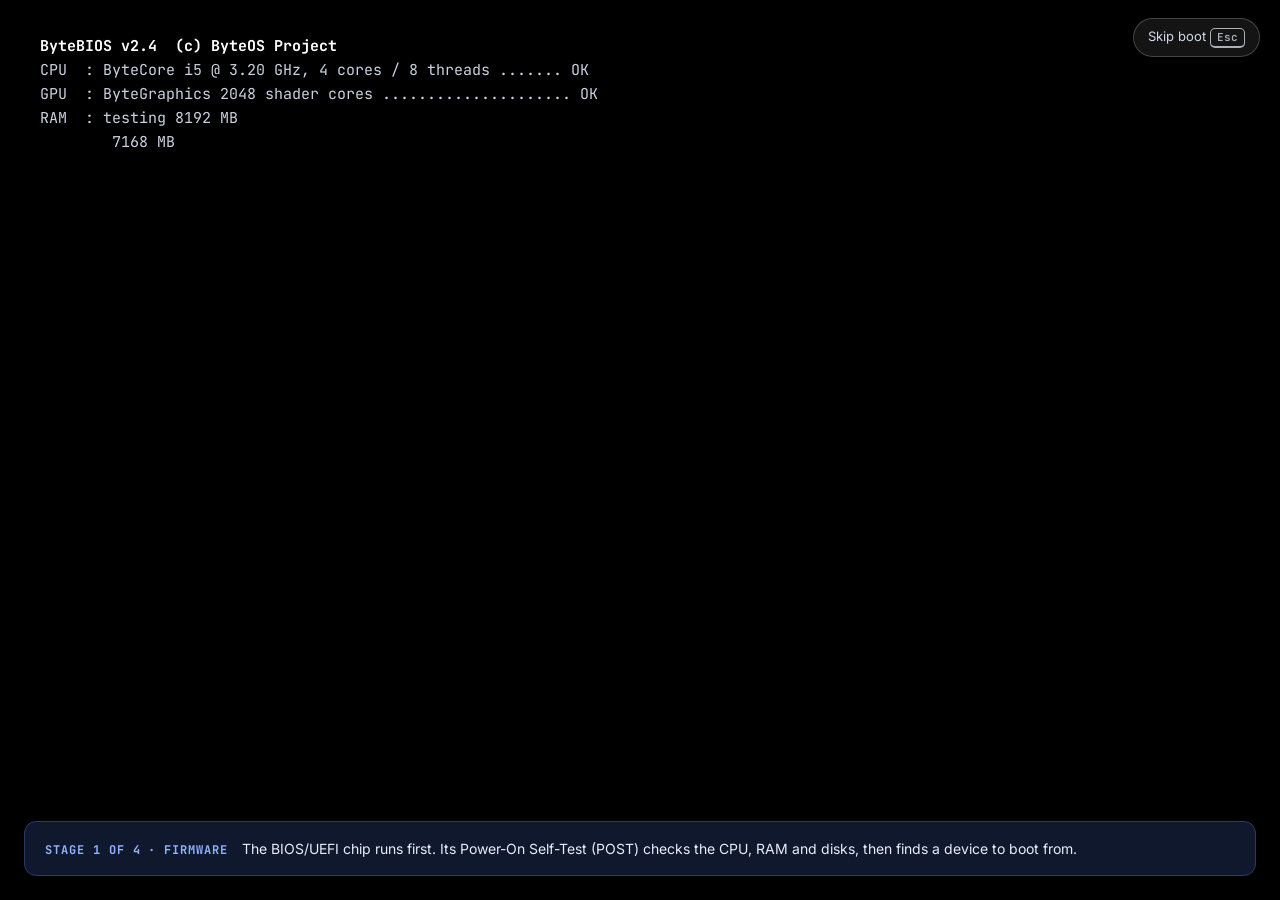
<file: index.html>
<!DOCTYPE html>
<html lang="en">
<head>
    <meta charset="UTF-8">
    <meta name="viewport" content="width=device-width, initial-scale=1.0">
    <title>ByteOS | A computer in your browser</title>
    <meta name="description" content="ByteOS is a simulated computer that runs in the browser. Boot it, open the terminal, build a RAID array, crack a password, draw a flowchart, and learn how computers really work.">
    <meta name="theme-color" content="#0f1b3d">
    <link rel="icon" href="assets/favicon.svg" type="image/svg+xml">
    <link rel="preconnect" href="https://fonts.googleapis.com">
    <link rel="preconnect" href="https://fonts.gstatic.com" crossorigin>
    <link href="https://fonts.googleapis.com/css2?family=Inter:wght@400;500;600;700;800&family=JetBrains+Mono:wght@400;500;700&display=swap" rel="stylesheet">
    <link rel="stylesheet" href="css/base.css">
    <link rel="stylesheet" href="css/apps.css">
</head>
<body>
    <noscript><p class="noscript">ByteOS is a simulated computer built with JavaScript, so it needs JavaScript turned on.</p></noscript>

    <section class="boot" id="boot" aria-live="polite">
        <div class="boot__screen" id="boot-screen"></div>
        <div class="boot__lesson" id="boot-lesson"></div>
        <button type="button" class="boot__skip" id="boot-skip">Skip boot <kbd>Esc</kbd></button>
    </section>

    <section class="login" id="login" hidden aria-labelledby="login-title">
        <div class="login__panel">
            <p class="login__time" id="login-time"></p>
            <h1 id="login-title">Who's using ByteOS?</h1>
            <div class="login__users" id="login-users"></div>
            <p class="login__hint">Each account has different permissions. Try the guest account later and see what it can't do.</p>
        </div>
    </section>

    <main class="desktop" id="desktop" hidden>
        <h1 class="sr-only">ByteOS desktop</h1>
        <nav class="desktop__icons" id="desktop-icons" aria-label="Desktop apps"></nav>
        <div class="desktop__windows" id="windows"></div>
    </main>

    <footer class="taskbar" id="taskbar" hidden>
        <button type="button" class="taskbar__start" id="start-button" aria-haspopup="true" aria-expanded="false" aria-controls="start-menu">
            <svg viewBox="0 0 24 24" aria-hidden="true"><rect x="3" y="3" width="8" height="8" rx="2"/><rect x="13" y="3" width="8" height="8" rx="2"/><rect x="3" y="13" width="8" height="8" rx="2"/><rect x="13" y="13" width="8" height="8" rx="4"/></svg>
            <span>Start</span>
        </button>
        <div class="taskbar__apps" id="taskbar-apps" aria-label="Open windows"></div>
        <div class="taskbar__tray">
            <span class="tray__user" id="tray-user"></span>
            <button type="button" class="tray__clock" id="tray-clock" title=""></button>
            <button type="button" class="tray__power" id="power-button" aria-label="Power options" aria-haspopup="true">
                <svg viewBox="0 0 24 24" aria-hidden="true"><path d="M12 3v8"/><path d="M6.3 7.2a8 8 0 1 0 11.4 0"/></svg>
            </button>
        </div>
    </footer>

    <div class="start-menu" id="start-menu" hidden role="dialog" aria-label="Start menu">
        <input type="search" id="start-search" placeholder="Search apps and topics…" aria-label="Search apps" autocomplete="off">
        <div class="start-menu__list" id="start-list"></div>
    </div>

    <div class="power-menu" id="power-menu" hidden role="menu">
        <button type="button" role="menuitem" data-action="restart">Restart (watch the boot again)</button>
        <button type="button" role="menuitem" data-action="logout">Log out / switch user</button>
        <button type="button" role="menuitem" data-action="reset">Reset ByteOS to factory state</button>
    </div>

    <script type="module" src="js/main.js"></script>
</body>
</html>
</file>
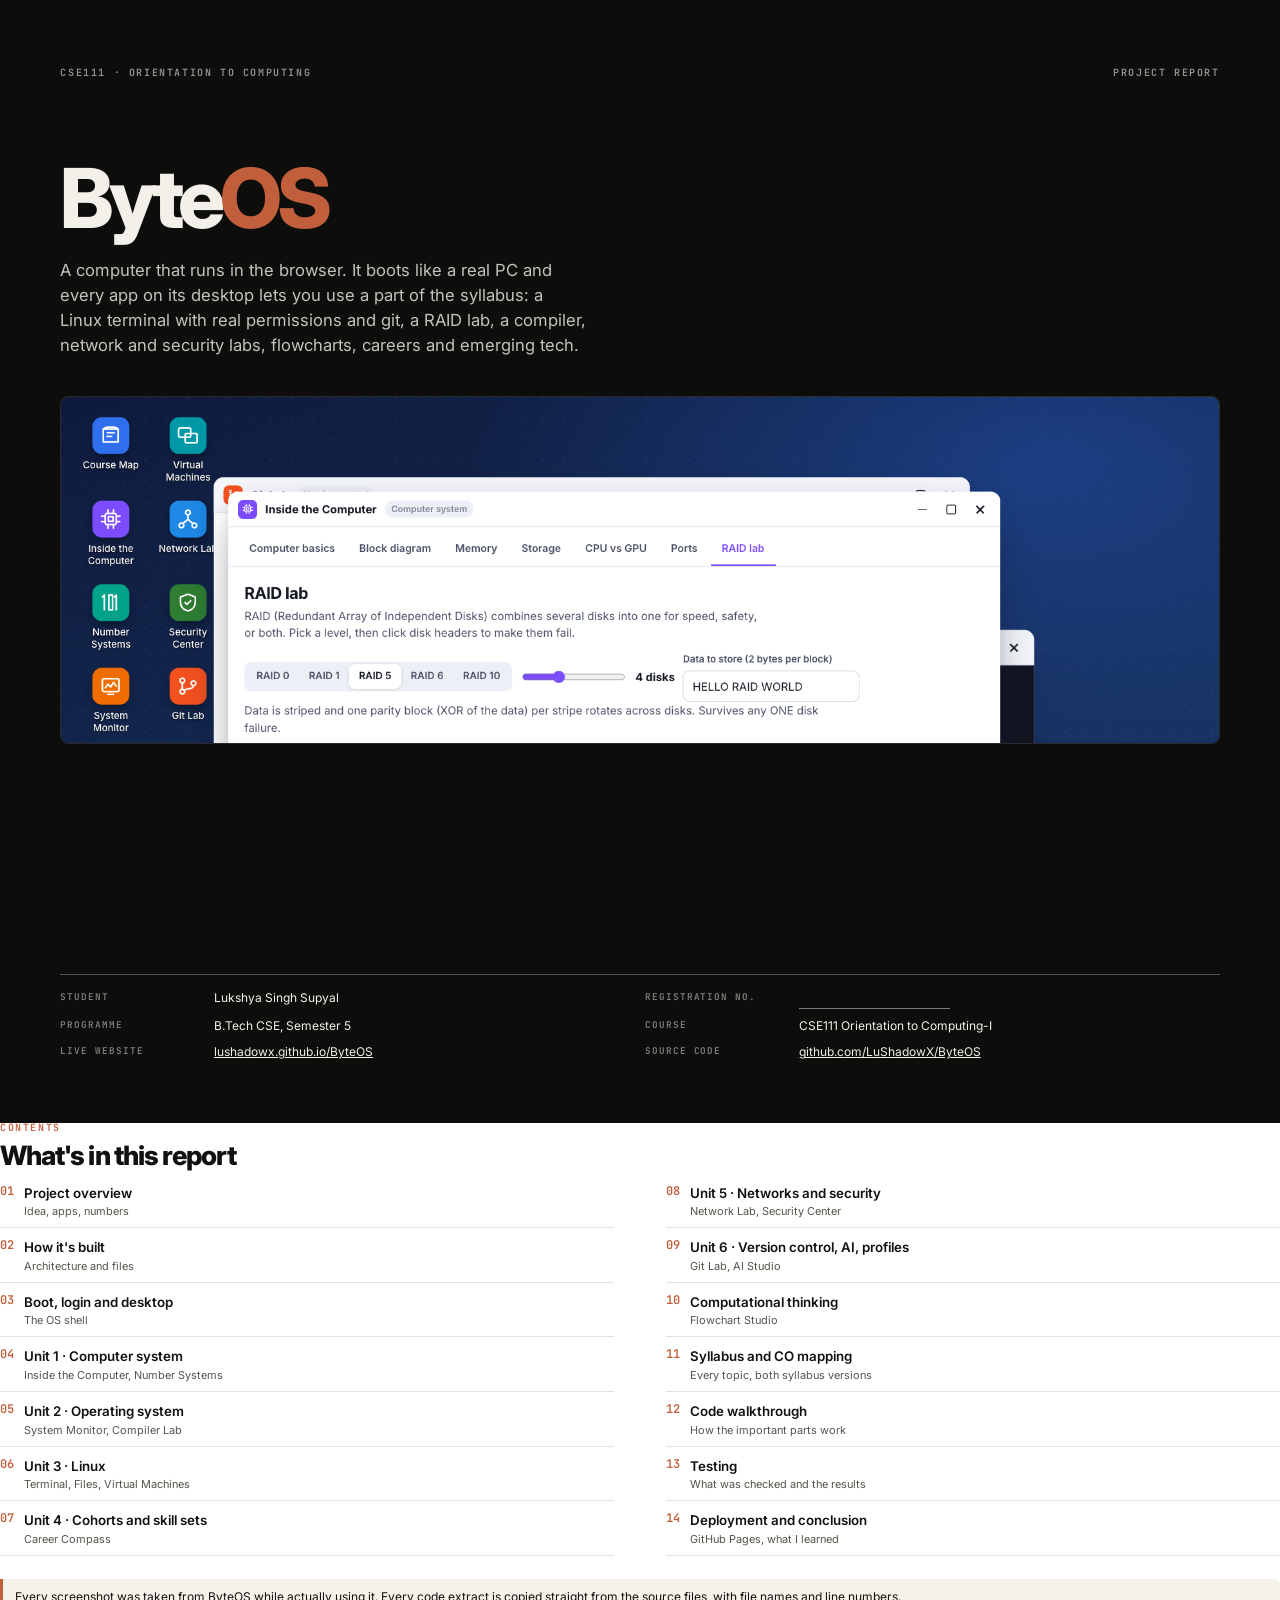
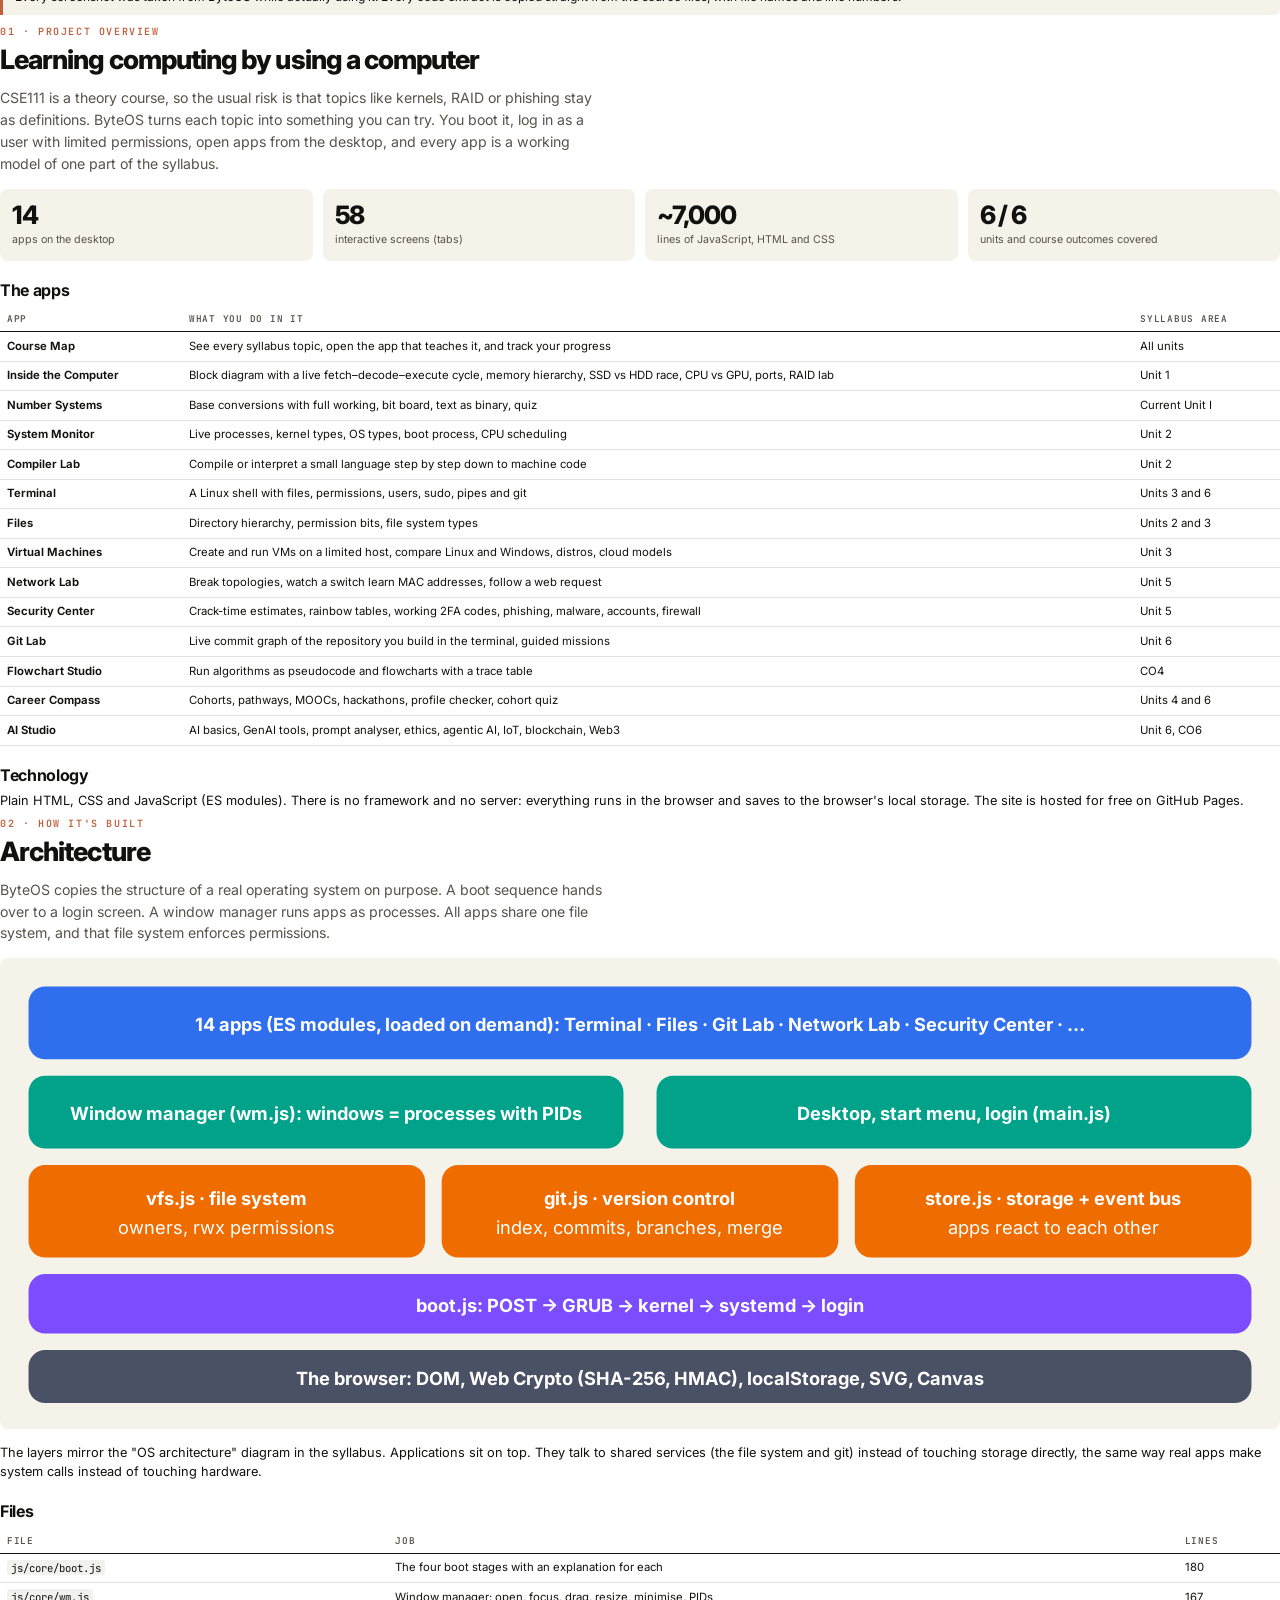
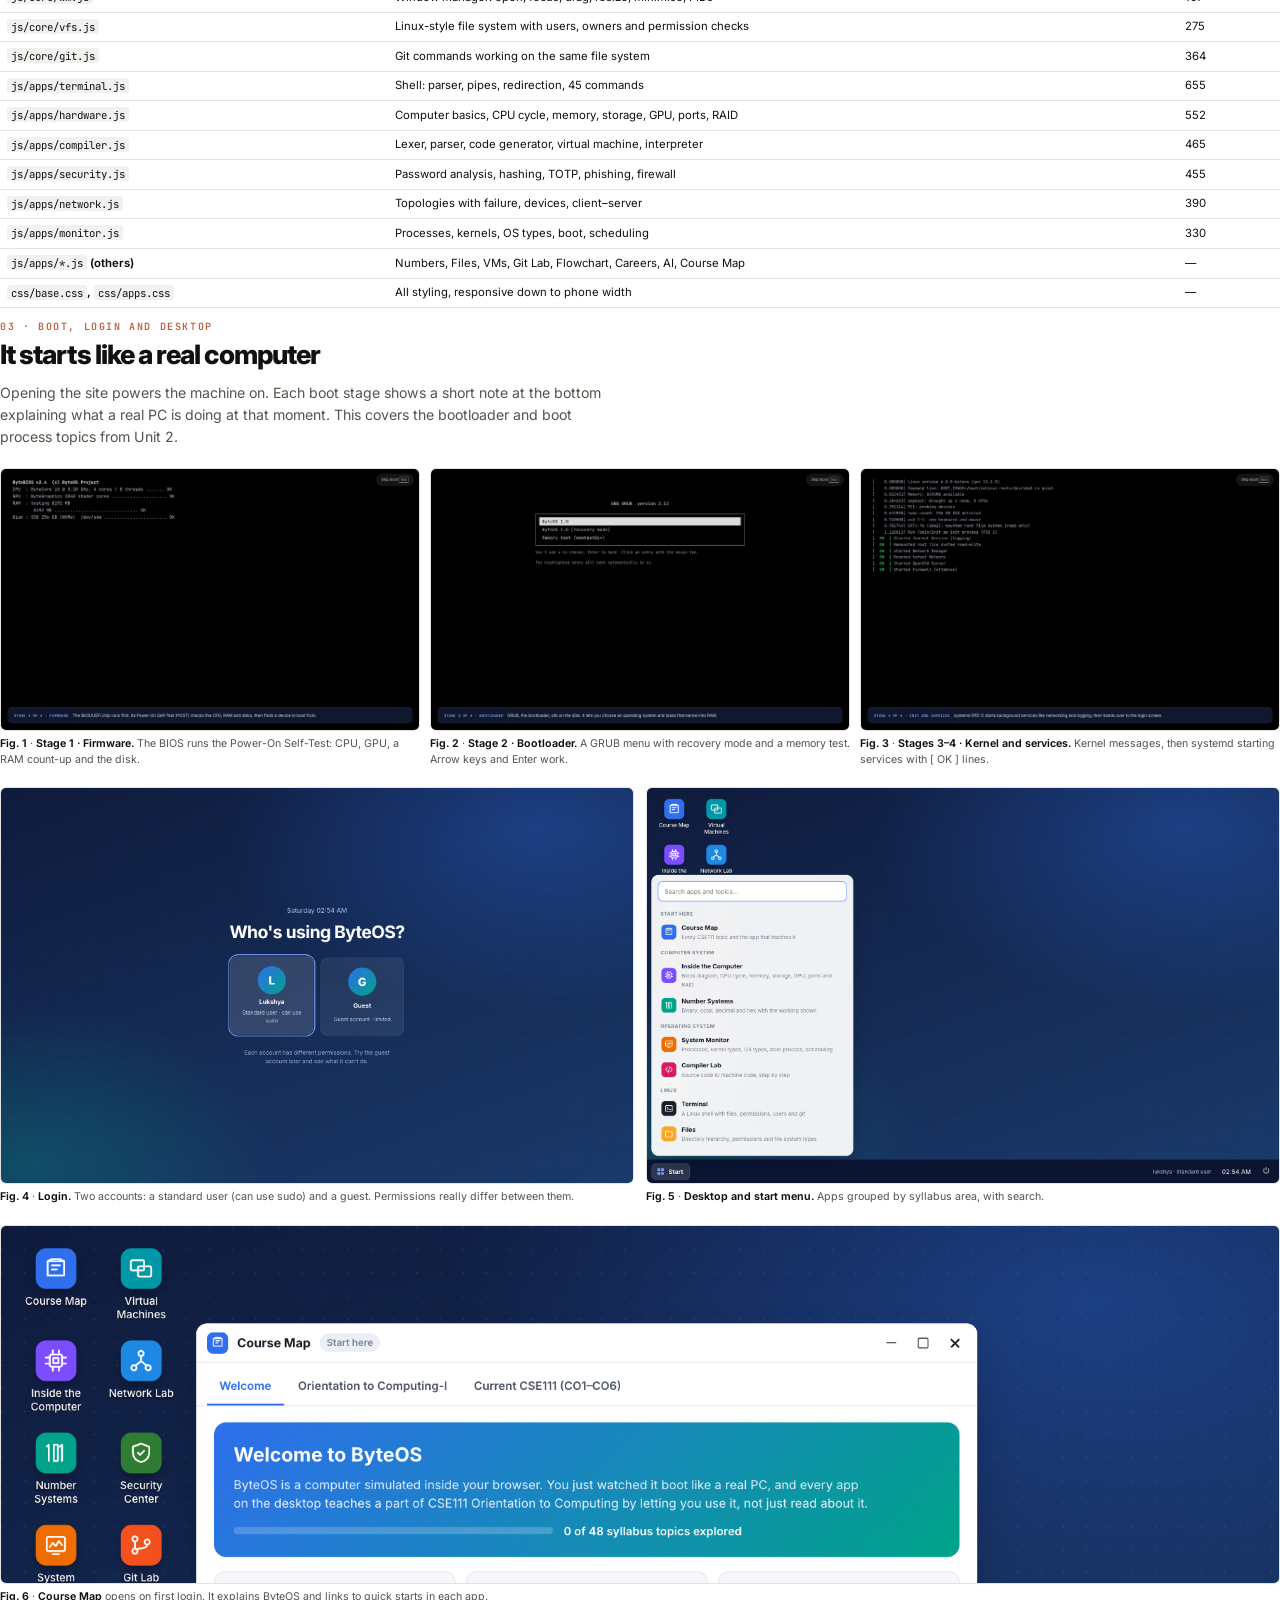
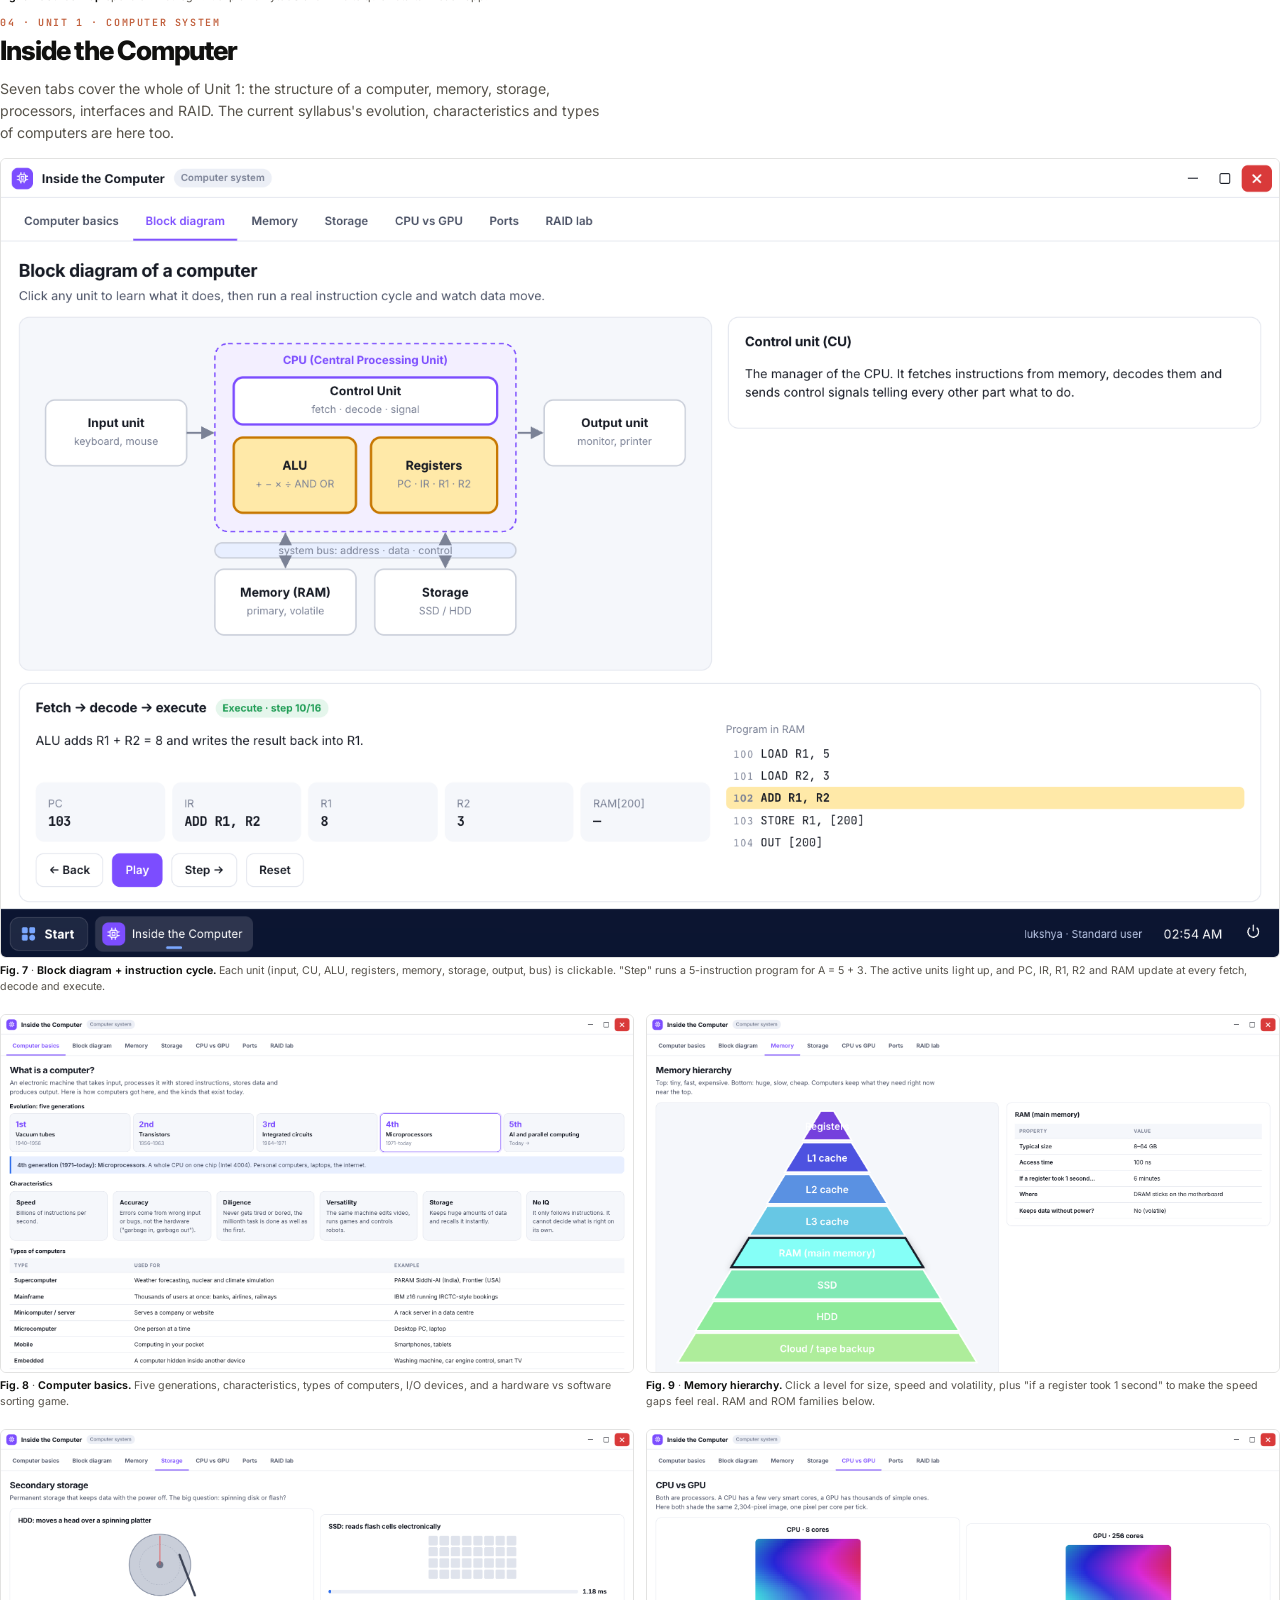
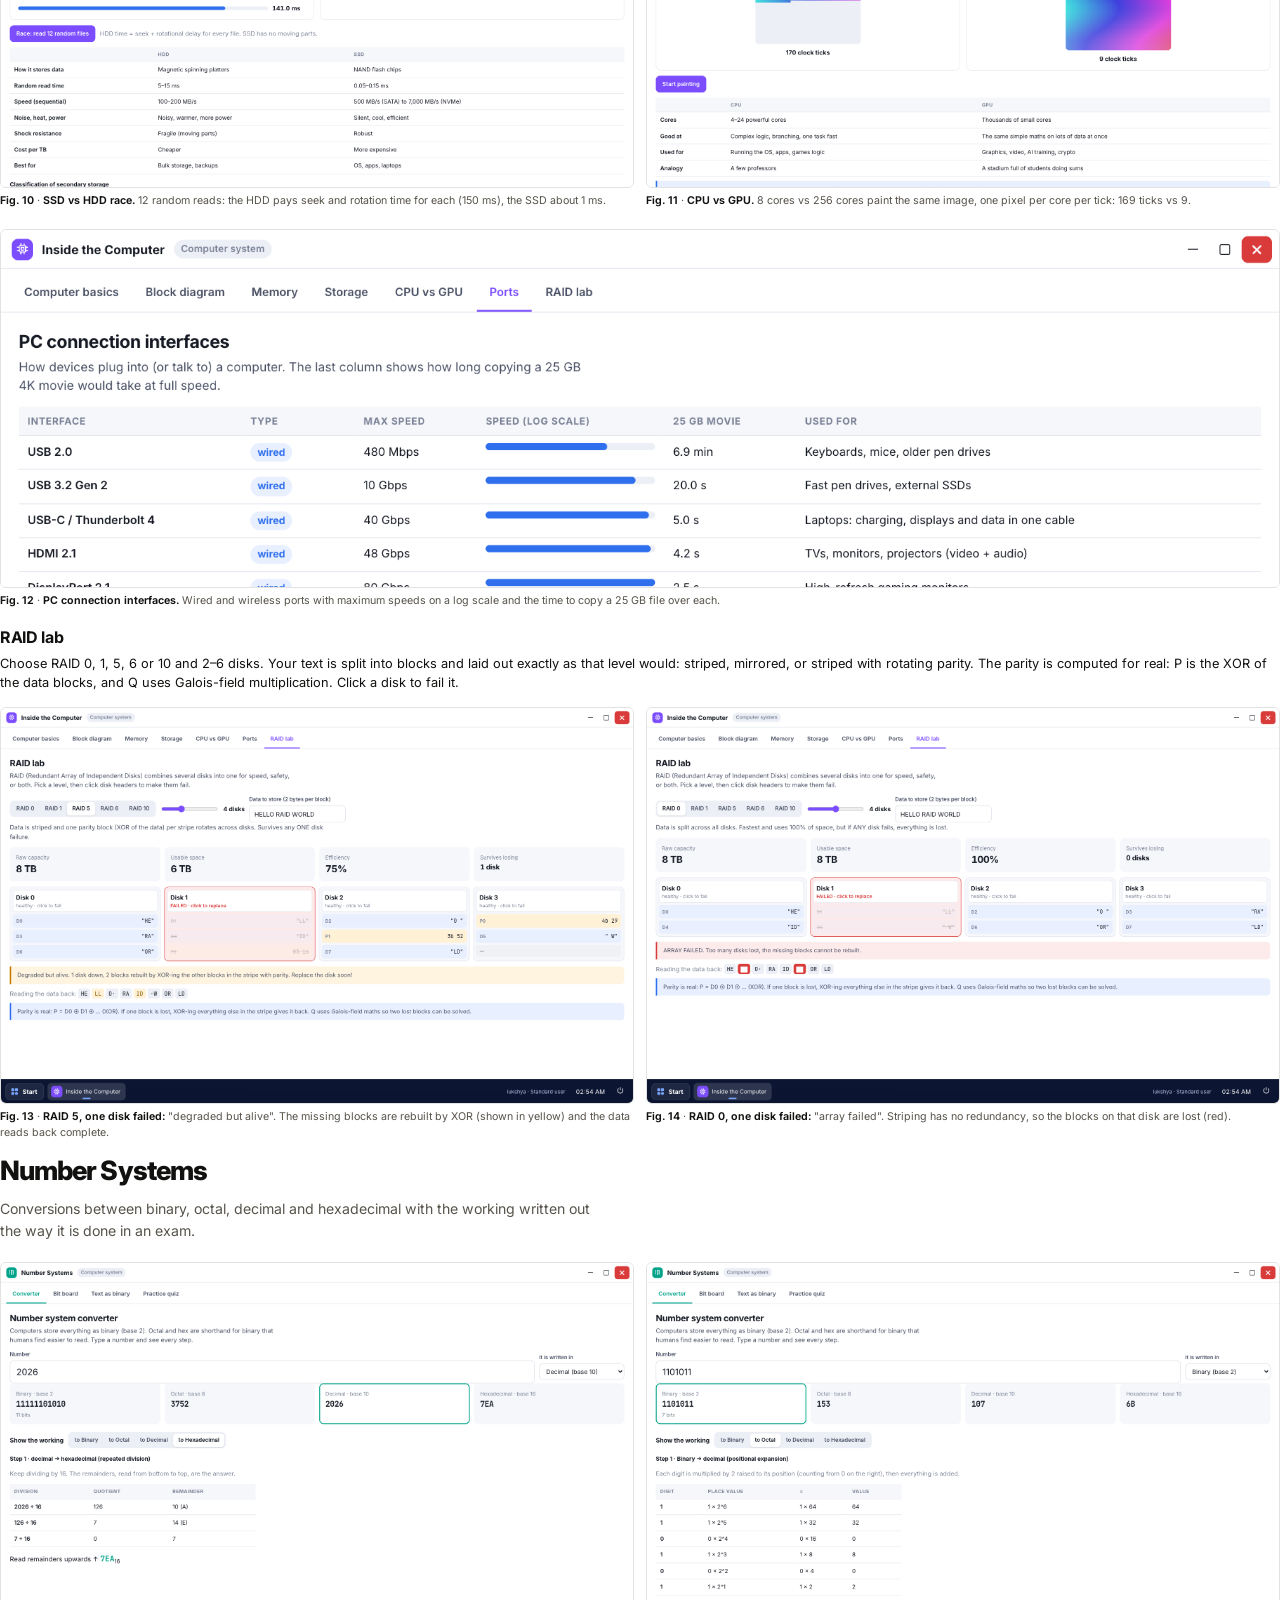
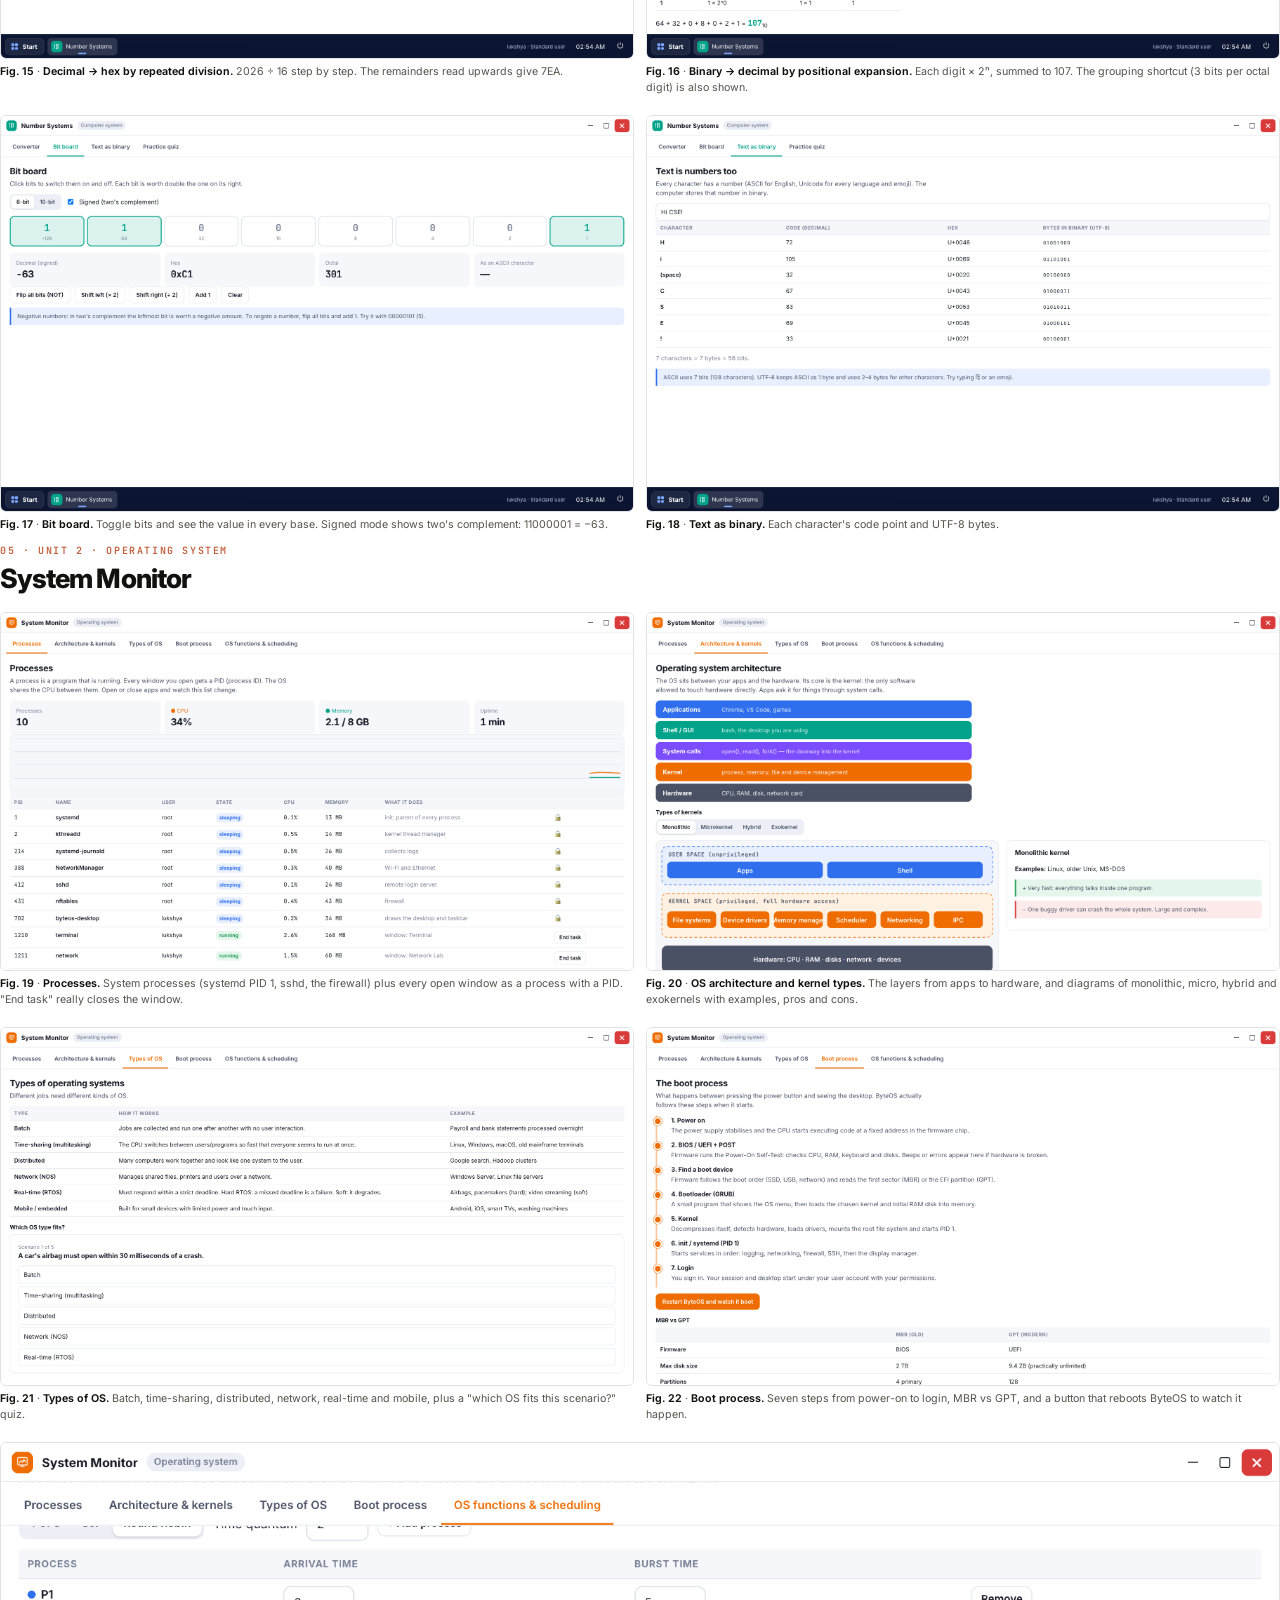
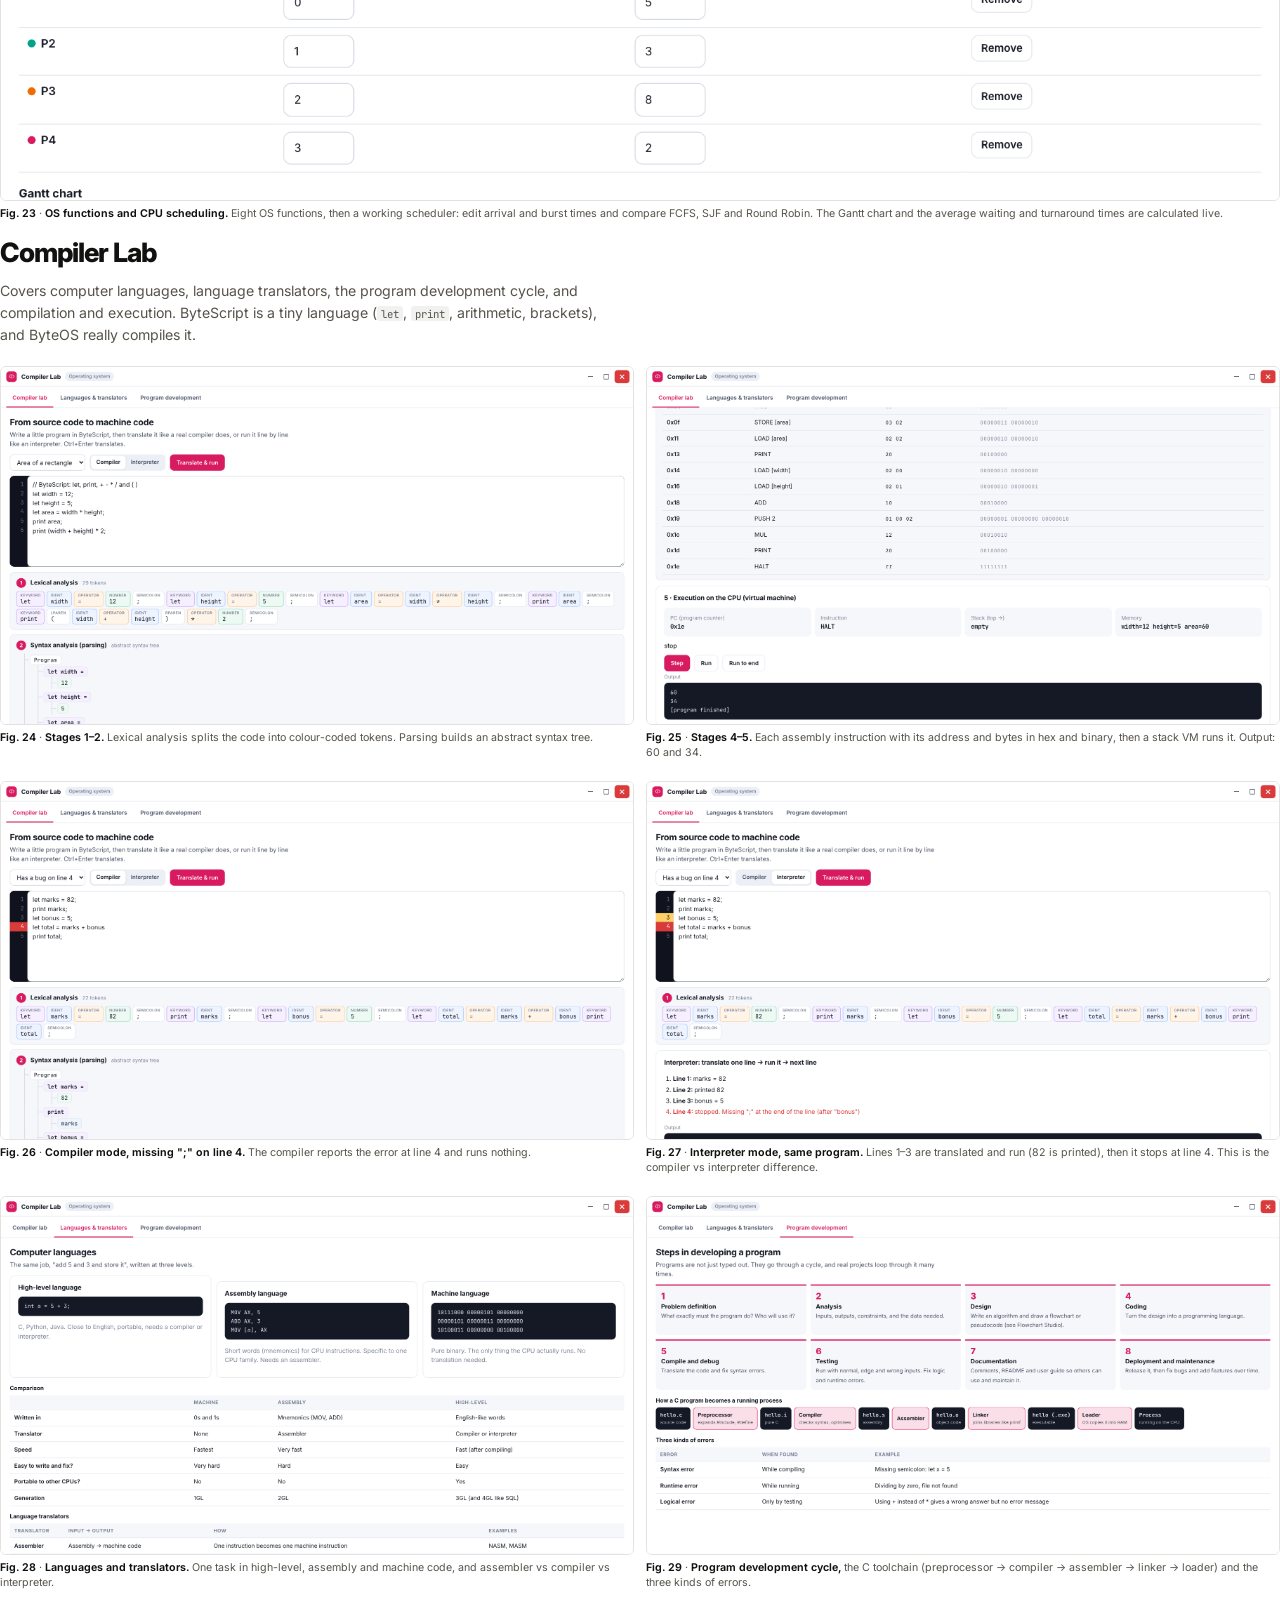
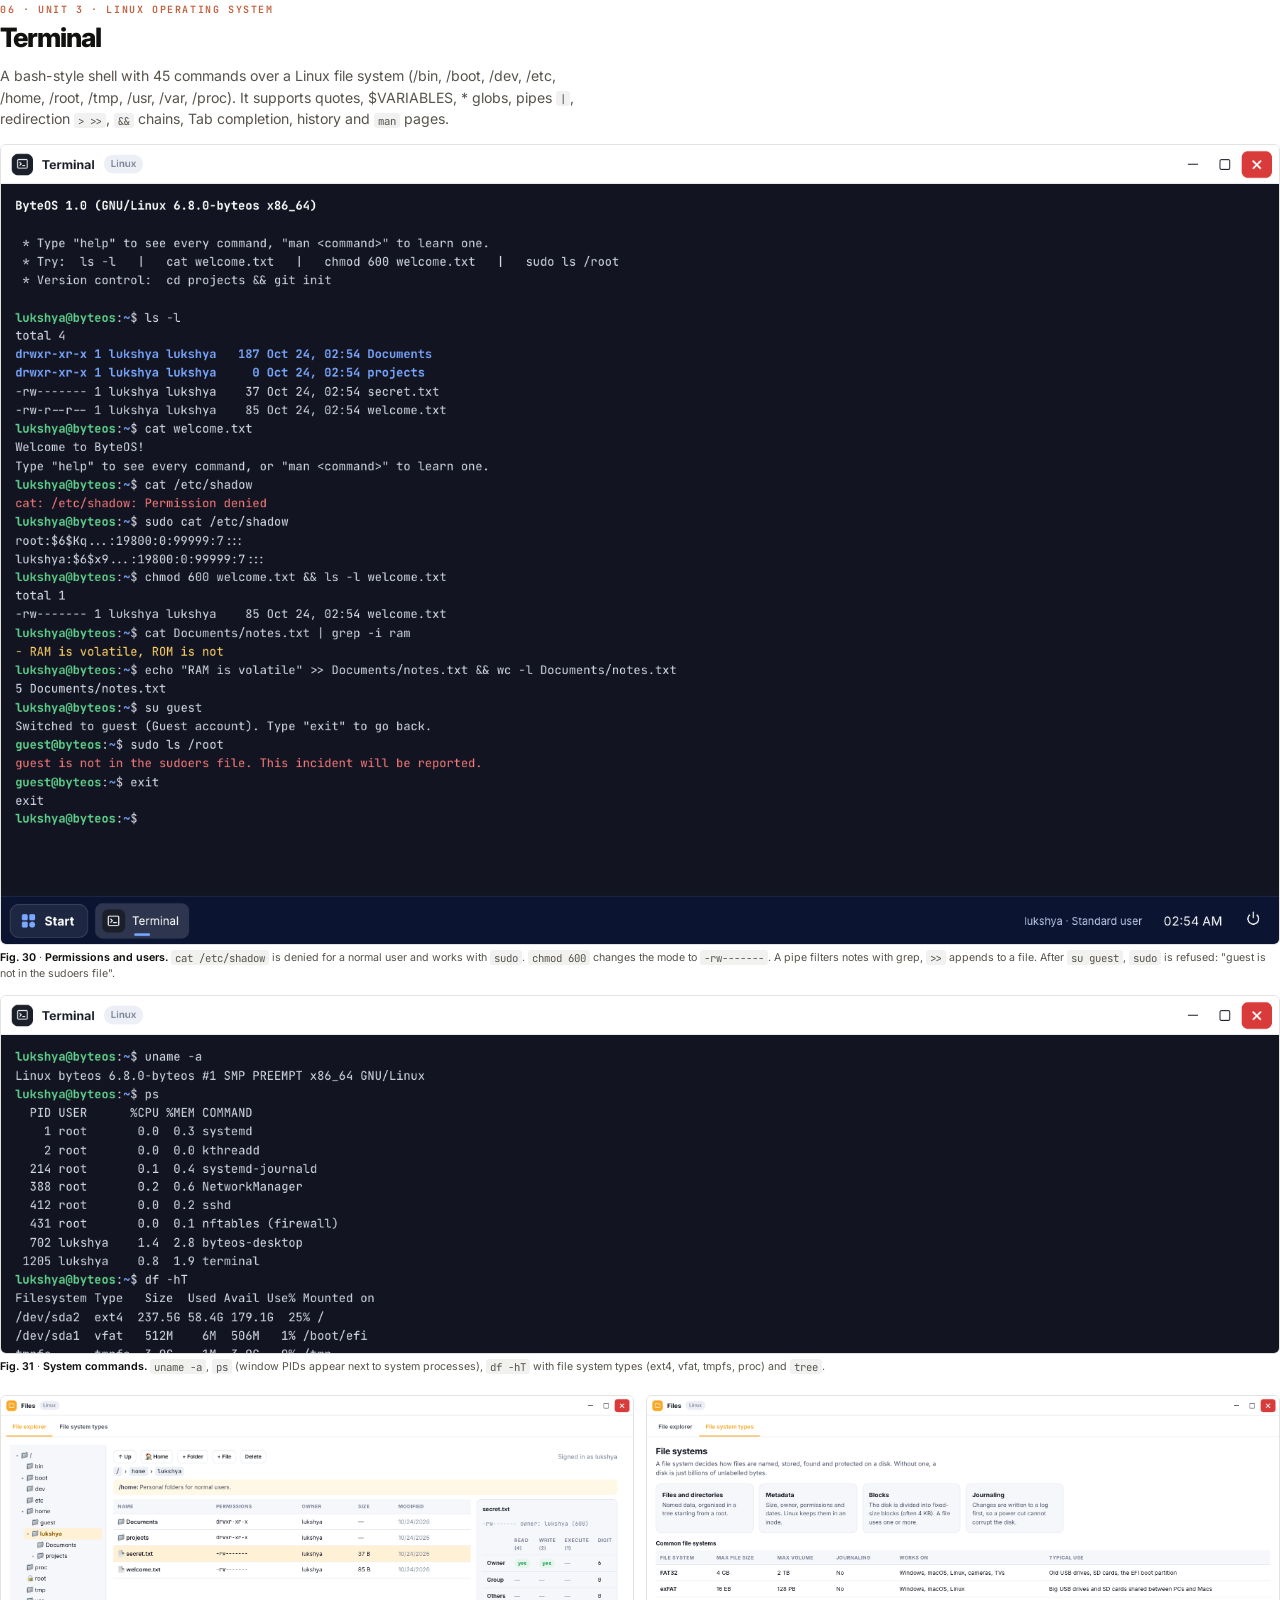
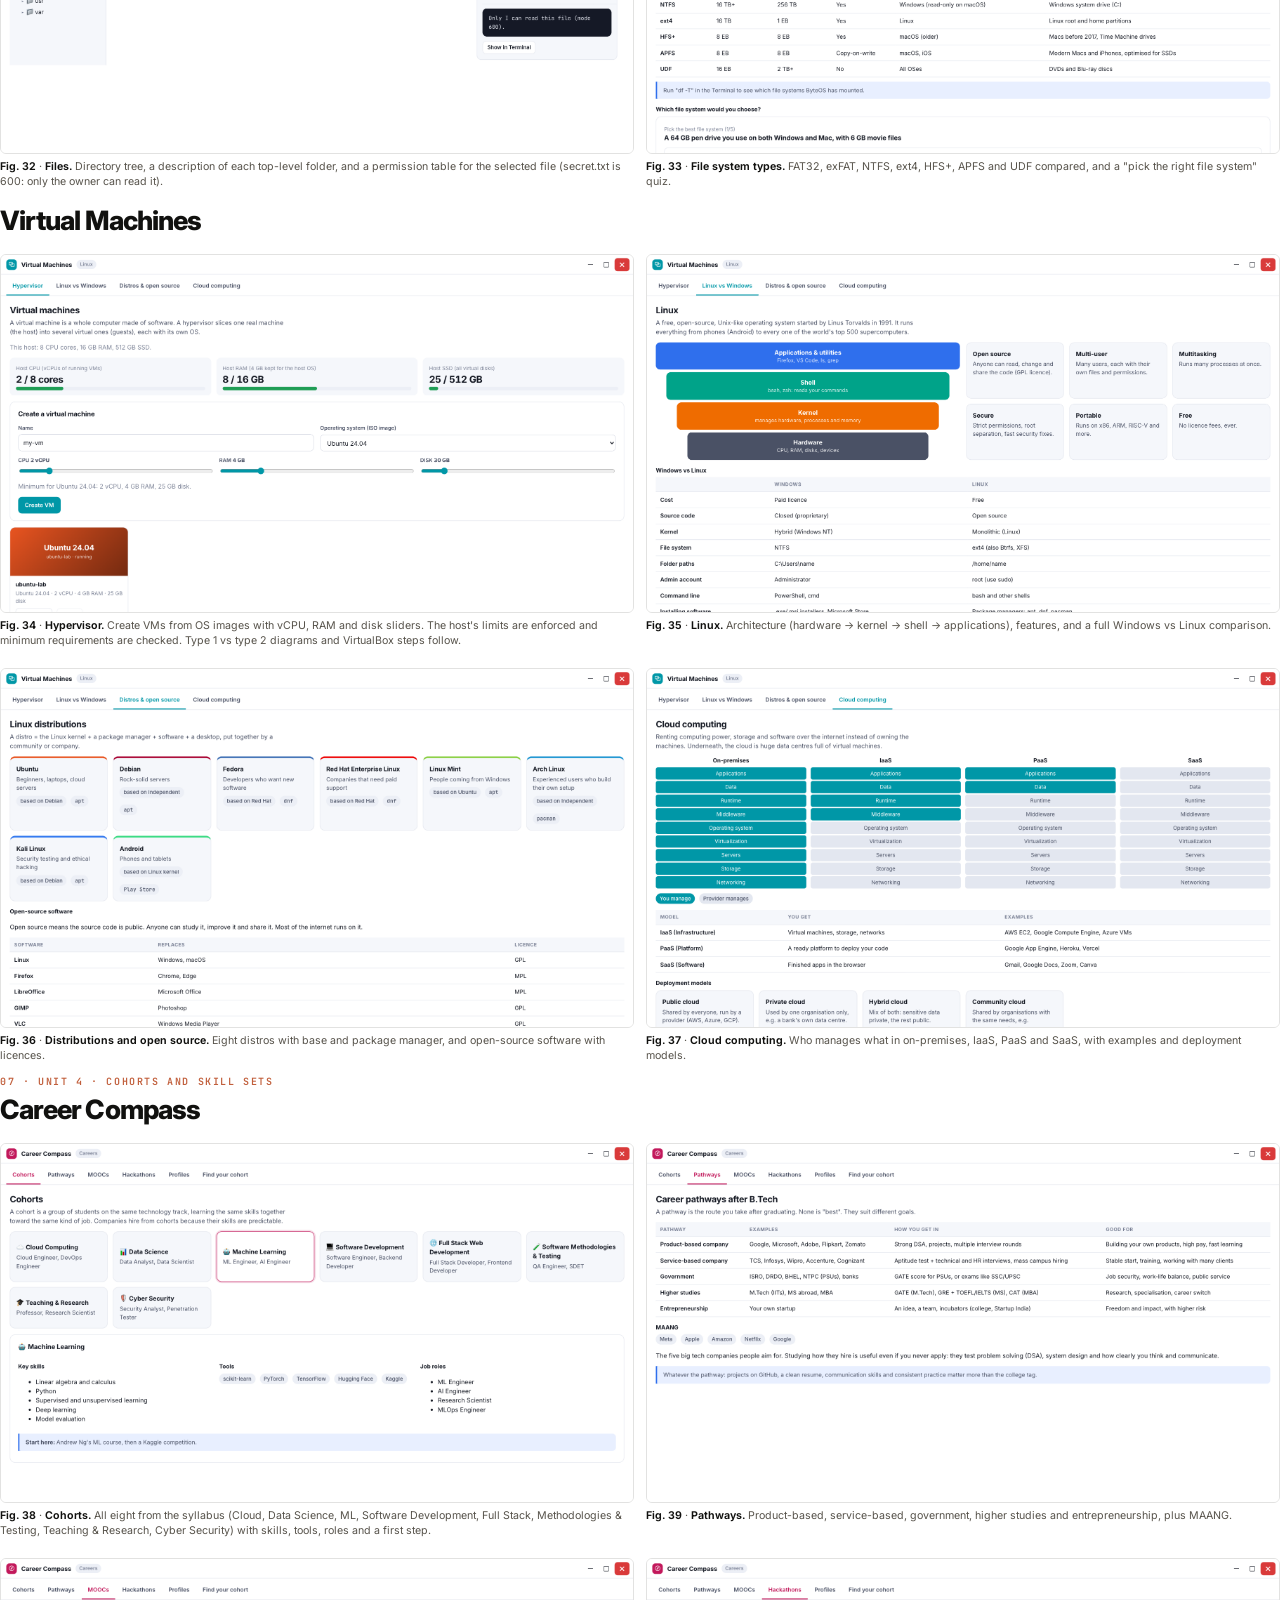
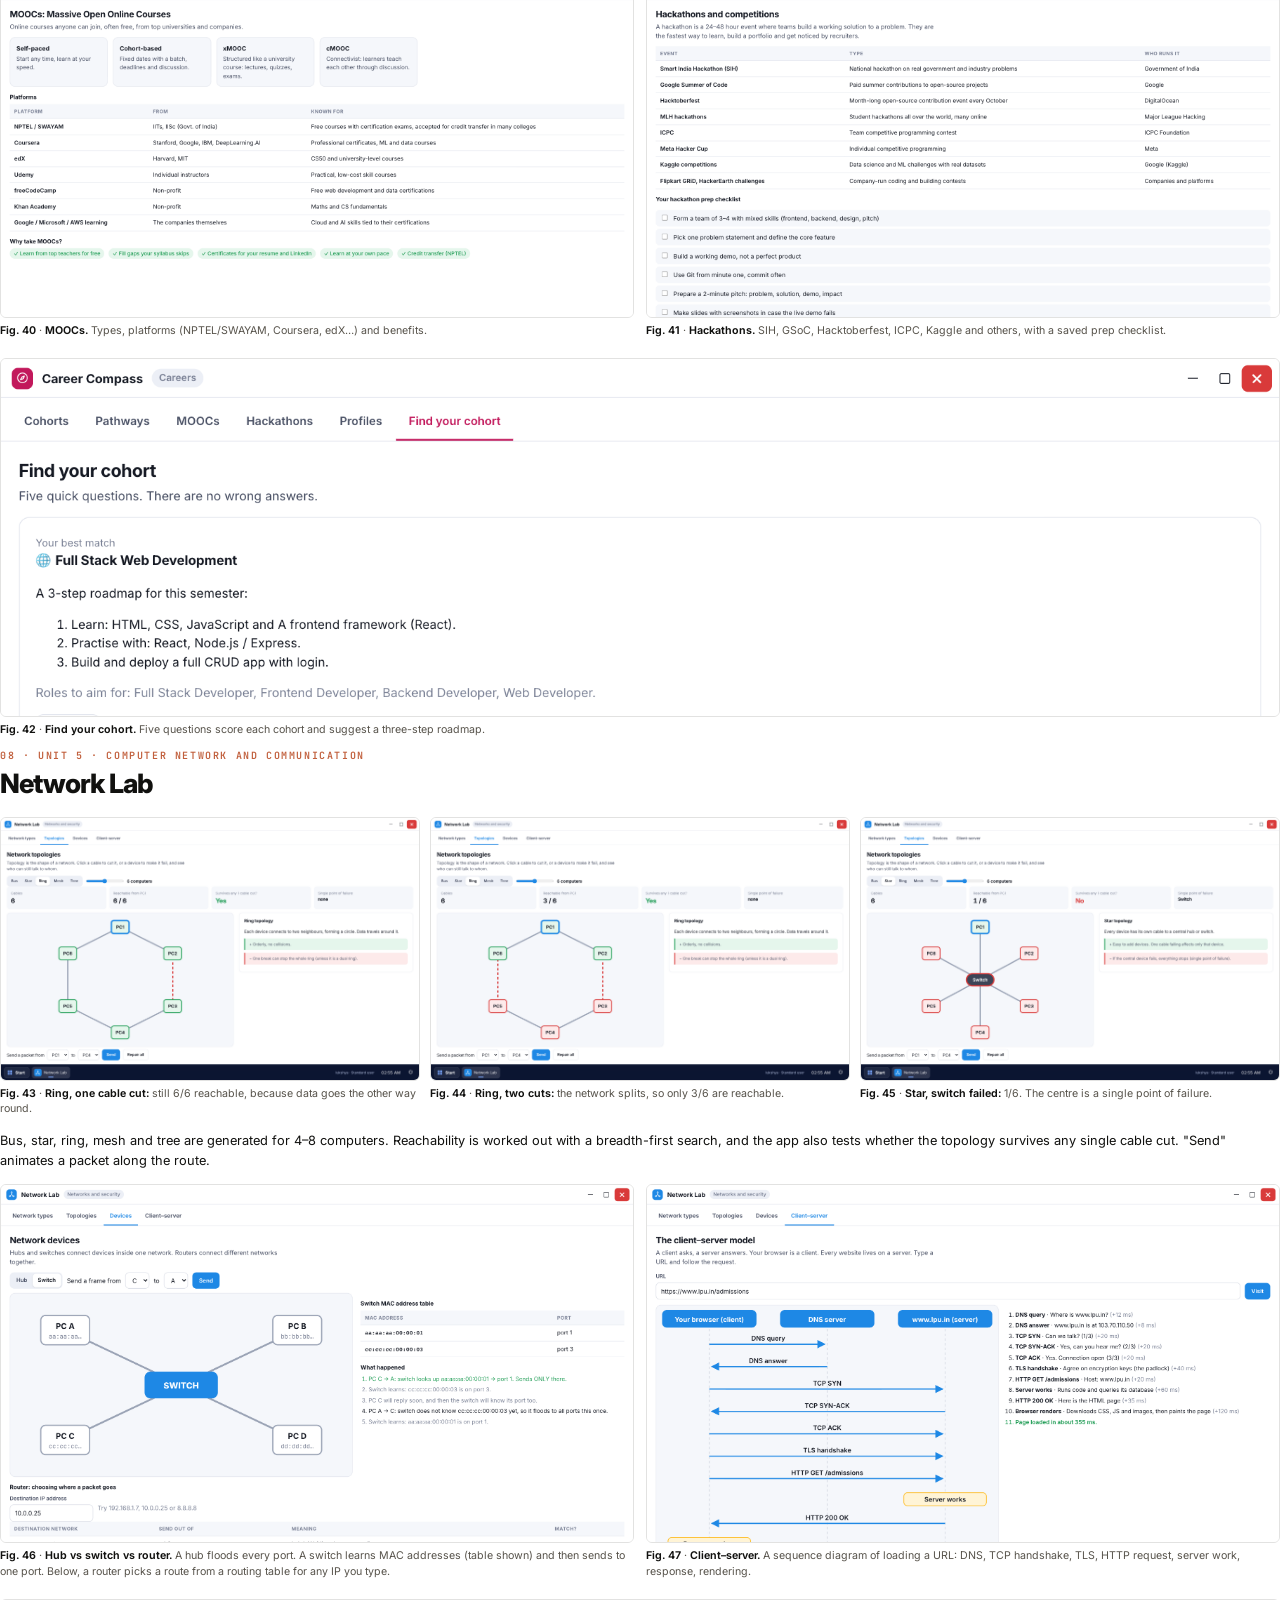
<file: docs/ByteOS_Report.html>
<!DOCTYPE html>
<html lang="en">
<head>
<meta charset="UTF-8">
<title>ByteOS | CSE111 Project Report</title>
<link href="https://fonts.googleapis.com/css2?family=Inter:wght@400;500;600;700;800&family=JetBrains+Mono:wght@400;600&display=swap" rel="stylesheet">
<style>
    :root { --ink: #11110f; --muted: #57534b; --faint: #8e897e; --line: #11110f1f; --accent: #c15f3c; --paper: #f5f2ea; --code: #1b1b19; --green: #2f7a46; }
    @page { size: A4; margin: 15mm 14mm 16mm; }
    @page :first { margin: 0; }
    * { box-sizing: border-box; }
    html { -webkit-print-color-adjust: exact; print-color-adjust: exact; }
    body { margin: 0; color: var(--ink); font: 9.6pt/1.55 'Inter', -apple-system, 'Segoe UI', sans-serif; }
    h1, h2, h3, h4 { letter-spacing: -0.02em; line-height: 1.2; break-after: avoid; }
    h2 { margin: 0 0 12px; font-size: 20pt; font-weight: 800; letter-spacing: -0.035em; }
    h3 { margin: 20px 0 6px; font-size: 12pt; font-weight: 700; }
    h4 { margin: 14px 0 4px; font-size: 10pt; font-weight: 700; }
    p { margin: 0 0 8px; }
    a { color: var(--ink); }
    ul, ol { margin: 4px 0 10px; padding-left: 18px; }
    li { margin-bottom: 3px; }
    code { padding: 0.5px 4px; background: #11110f0f; border-radius: 3px; font: 8pt 'JetBrains Mono', ui-monospace, monospace; }
    b, strong { font-weight: 650; }

    .chapter { break-before: page; }
    .kicker { margin: 0 0 6px; color: var(--accent); font: 600 7.5pt/1 'JetBrains Mono', monospace; letter-spacing: 0.16em; text-transform: uppercase; }
    .lead { max-width: 160mm; margin-bottom: 14px; color: var(--muted); font-size: 10.6pt; line-height: 1.55; }

    table { width: 100%; margin: 8px 0 14px; border-collapse: collapse; font-size: 8.5pt; }
    th, td { padding: 5.5px 7px; text-align: left; vertical-align: top; border-bottom: 1px solid var(--line); }
    thead th { color: var(--muted); font: 600 7pt/1.3 'JetBrains Mono', monospace; letter-spacing: 0.08em; text-transform: uppercase; border-bottom: 1.5px solid var(--ink); }
    tbody th { font-weight: 650; }
    tr { break-inside: avoid; }
    .t-topics tbody th { width: 27%; }
    .t-topics td:last-child { width: 13%; color: var(--accent); font: 600 7.6pt 'JetBrains Mono', monospace; white-space: nowrap; }
    .ok { color: var(--green); font-weight: 700; }

    figure { margin: 6px 0 14px; break-inside: avoid; }
    figure img { display: block; width: 100%; border: 1px solid var(--line); border-radius: 6px; }
    figcaption { margin-top: 5px; color: var(--muted); font-size: 8pt; line-height: 1.45; }
    figcaption b { color: var(--ink); }
    .grid2 { display: grid; grid-template-columns: 1fr 1fr; gap: 0 12px; align-items: start; }
    .grid3 { display: grid; grid-template-columns: repeat(3, 1fr); gap: 0 10px; align-items: start; }
    .grid4 { display: grid; grid-template-columns: repeat(4, 1fr); gap: 0 10px; align-items: start; }
    .fig-phone img { max-height: 125mm; object-fit: cover; object-position: top; }
    .fig-tall img { max-height: 150mm; object-fit: cover; object-position: top; }
    .fig-short img { max-height: 95mm; object-fit: cover; object-position: top; }

    pre { margin: 6px 0 12px; padding: 10px 12px; overflow: hidden; color: #ecebe6; background: var(--code); border-radius: 6px; font: 7.4pt/1.5 'JetBrains Mono', ui-monospace, monospace; white-space: pre-wrap; break-inside: avoid; }
    pre .file { display: block; margin-bottom: 6px; color: #e3a17f; font-weight: 600; }
    .walk { display: grid; grid-template-columns: 1.15fr 1fr; gap: 14px; align-items: start; break-inside: avoid; margin-bottom: 6px; }
    .walk pre { margin-top: 0; }
    .walk p, .walk li { font-size: 8.8pt; }
    .tags { margin: 6px 0 0; }
    .tag { display: inline-block; margin: 0 4px 4px 0; padding: 1.5px 7px; color: var(--accent); background: #c15f3c14; border-radius: 99px; font: 600 7pt 'JetBrains Mono', monospace; }

    .note { margin: 8px 0 12px; padding: 9px 12px; background: var(--paper); border-left: 3px solid var(--accent); border-radius: 0 6px 6px 0; font-size: 9pt; }
    .stats { display: grid; grid-template-columns: repeat(4, 1fr); gap: 10px; margin: 12px 0 16px; }
    .stat { padding: 12px; background: var(--paper); border-radius: 8px; }
    .stat b { display: block; font-size: 19pt; font-weight: 800; letter-spacing: -0.04em; line-height: 1.1; }
    .stat span { color: var(--muted); font-size: 8pt; }
    .co-cards { display: grid; grid-template-columns: repeat(3, 1fr); gap: 8px; margin: 10px 0 14px; }
    .co-card { padding: 10px 11px; background: var(--paper); border-radius: 8px; font-size: 8.4pt; break-inside: avoid; }
    .co-card b { display: block; margin-bottom: 2px; color: var(--accent); font: 700 8.5pt 'JetBrains Mono', monospace; }
    .co-card em { display: block; margin-top: 5px; color: var(--muted); font-style: normal; font-size: 7.8pt; }
    .prac { padding: 12px 0 4px; border-top: 1.5px solid var(--ink); break-inside: avoid; }
    .prac h4 { margin: 0 0 4px; }
    .prac h4 span { color: var(--accent); font-family: 'JetBrains Mono', monospace; margin-right: 6px; }
    .toc { columns: 2; column-gap: 14mm; margin-top: 10px; padding: 0; list-style: none; }
    .toc li { display: flex; gap: 10px; margin-bottom: 9px; padding-bottom: 7px; border-bottom: 1px solid var(--line); break-inside: avoid; font-size: 10pt; font-weight: 600; }
    .toc li span { color: var(--accent); font: 600 9pt 'JetBrains Mono', monospace; }
    .toc li small { display: block; color: var(--muted); font-weight: 400; font-size: 8.2pt; }

    /* cover */
    .cover { position: relative; height: 297mm; padding: 18mm 16mm 16mm; overflow: hidden; color: #f2f0e9; background: #0d0d0c; break-after: page; }
    .cover__top { display: flex; justify-content: space-between; color: #f2f0e999; font: 600 7.5pt/1 'JetBrains Mono', monospace; letter-spacing: 0.16em; text-transform: uppercase; }
    .cover h1 { margin: 22mm 0 6mm; font-size: 62pt; font-weight: 800; letter-spacing: -0.06em; line-height: 0.9; }
    .cover h1 span { color: var(--accent); }
    .cover__sub { max-width: 140mm; margin: 0 0 10mm; color: #f2f0e9cc; font-size: 12.5pt; line-height: 1.5; }
    .cover__shot { width: 100%; height: 92mm; object-fit: cover; object-position: top; border-radius: 8px; border: 1px solid #ffffff1f; }
    .cover dl { position: absolute; left: 16mm; right: 16mm; bottom: 16mm; display: grid; grid-template-columns: 38mm 1fr 38mm 1fr; gap: 8px 10px; margin: 0; padding-top: 14px; border-top: 1px solid #f2f0e94d; font-size: 9pt; }
    .cover dt { color: #f2f0e980; font: 600 7pt/1.8 'JetBrains Mono', monospace; letter-spacing: 0.1em; text-transform: uppercase; }
    .cover dd { margin: 0; }
    .cover a { color: #f2f0e9; }
    .blank { display: inline-block; min-width: 40mm; border-bottom: 1px solid #f2f0e980; }

    .diagram { margin: 6px 0 14px; padding: 12px; background: var(--paper); border-radius: 8px; break-inside: avoid; }
    .diagram svg { display: block; width: 100%; height: auto; }
</style>
</head>
<body>

<!-- ============ COVER ============ -->
<section class="cover">
    <div class="cover__top"><span>CSE111 · Orientation to Computing</span><span>Project report</span></div>
    <h1>Byte<span>OS</span></h1>
    <p class="cover__sub">A computer that runs in the browser. It boots like a real PC and every app on its desktop lets you use a part of the syllabus: a Linux terminal with real permissions and git, a RAID lab, a compiler, network and security labs, flowcharts, careers and emerging tech.</p>
    <img class="cover__shot" src="images/05b-desktop-windows.png" alt="">
    <dl>
        <dt>Student</dt><dd>Lukshya Singh Supyal</dd>
        <dt>Registration no.</dt><dd><span class="blank">&nbsp;</span></dd>
        <dt>Programme</dt><dd>B.Tech CSE, Semester 5</dd>
        <dt>Course</dt><dd>CSE111 Orientation to Computing-I</dd>
        <dt>Live website</dt><dd><a href="https://lushadowx.github.io/ByteOS/">lushadowx.github.io/ByteOS</a></dd>
        <dt>Source code</dt><dd><a href="https://github.com/LuShadowX/ByteOS">github.com/LuShadowX/ByteOS</a></dd>
    </dl>
</section>

<!-- ============ CONTENTS ============ -->
<section>
    <p class="kicker">Contents</p>
    <h2>What's in this report</h2>
    <ol class="toc">
        <li><span>01</span><div>Project overview<small>Idea, apps, numbers</small></div></li>
        <li><span>02</span><div>How it's built<small>Architecture and files</small></div></li>
        <li><span>03</span><div>Boot, login and desktop<small>The OS shell</small></div></li>
        <li><span>04</span><div>Unit 1 · Computer system<small>Inside the Computer, Number Systems</small></div></li>
        <li><span>05</span><div>Unit 2 · Operating system<small>System Monitor, Compiler Lab</small></div></li>
        <li><span>06</span><div>Unit 3 · Linux<small>Terminal, Files, Virtual Machines</small></div></li>
        <li><span>07</span><div>Unit 4 · Cohorts and skill sets<small>Career Compass</small></div></li>
        <li><span>08</span><div>Unit 5 · Networks and security<small>Network Lab, Security Center</small></div></li>
        <li><span>09</span><div>Unit 6 · Version control, AI, profiles<small>Git Lab, AI Studio</small></div></li>
        <li><span>10</span><div>Computational thinking<small>Flowchart Studio</small></div></li>
        <li><span>11</span><div>Syllabus and CO mapping<small>Every topic, both syllabus versions</small></div></li>
        <li><span>12</span><div>Code walkthrough<small>How the important parts work</small></div></li>
        <li><span>13</span><div>Testing<small>What was checked and the results</small></div></li>
        <li><span>14</span><div>Deployment and conclusion<small>GitHub Pages, what I learned</small></div></li>
    </ol>
    <div class="note" style="margin-top:14px">Every screenshot was taken from ByteOS while actually using it. Every code extract is copied straight from the source files, with file names and line numbers.</div>
</section>

<!-- ============ 01 OVERVIEW ============ -->
<section class="chapter">
    <p class="kicker">01 · Project overview</p>
    <h2>Learning computing by using a computer</h2>
    <p class="lead">CSE111 is a theory course, so the usual risk is that topics like kernels, RAID or phishing stay as definitions. ByteOS turns each topic into something you can try. You boot it, log in as a user with limited permissions, open apps from the desktop, and every app is a working model of one part of the syllabus.</p>
    <div class="stats">
        <div class="stat"><b>14</b><span>apps on the desktop</span></div>
        <div class="stat"><b>58</b><span>interactive screens (tabs)</span></div>
        <div class="stat"><b>~7,000</b><span>lines of JavaScript, HTML and CSS</span></div>
        <div class="stat"><b>6 / 6</b><span>units and course outcomes covered</span></div>
    </div>
    <h3>The apps</h3>
    <table>
        <thead><tr><th>App</th><th>What you do in it</th><th>Syllabus area</th></tr></thead>
        <tbody>
            <tr><th>Course Map</th><td>See every syllabus topic, open the app that teaches it, and track your progress</td><td>All units</td></tr>
            <tr><th>Inside the Computer</th><td>Block diagram with a live fetch–decode–execute cycle, memory hierarchy, SSD vs HDD race, CPU vs GPU, ports, RAID lab</td><td>Unit 1</td></tr>
            <tr><th>Number Systems</th><td>Base conversions with full working, bit board, text as binary, quiz</td><td>Current Unit I</td></tr>
            <tr><th>System Monitor</th><td>Live processes, kernel types, OS types, boot process, CPU scheduling</td><td>Unit 2</td></tr>
            <tr><th>Compiler Lab</th><td>Compile or interpret a small language step by step down to machine code</td><td>Unit 2</td></tr>
            <tr><th>Terminal</th><td>A Linux shell with files, permissions, users, sudo, pipes and git</td><td>Units 3 and 6</td></tr>
            <tr><th>Files</th><td>Directory hierarchy, permission bits, file system types</td><td>Units 2 and 3</td></tr>
            <tr><th>Virtual Machines</th><td>Create and run VMs on a limited host, compare Linux and Windows, distros, cloud models</td><td>Unit 3</td></tr>
            <tr><th>Network Lab</th><td>Break topologies, watch a switch learn MAC addresses, follow a web request</td><td>Unit 5</td></tr>
            <tr><th>Security Center</th><td>Crack-time estimates, rainbow tables, working 2FA codes, phishing, malware, accounts, firewall</td><td>Unit 5</td></tr>
            <tr><th>Git Lab</th><td>Live commit graph of the repository you build in the terminal, guided missions</td><td>Unit 6</td></tr>
            <tr><th>Flowchart Studio</th><td>Run algorithms as pseudocode and flowcharts with a trace table</td><td>CO4</td></tr>
            <tr><th>Career Compass</th><td>Cohorts, pathways, MOOCs, hackathons, profile checker, cohort quiz</td><td>Units 4 and 6</td></tr>
            <tr><th>AI Studio</th><td>AI basics, GenAI tools, prompt analyser, ethics, agentic AI, IoT, blockchain, Web3</td><td>Unit 6, CO6</td></tr>
        </tbody>
    </table>
    <h3>Technology</h3>
    <p>Plain HTML, CSS and JavaScript (ES modules). There is no framework and no server: everything runs in the browser and saves to the browser's local storage. The site is hosted for free on GitHub Pages.</p>
</section>

<!-- ============ 02 ARCHITECTURE ============ -->
<section class="chapter">
    <p class="kicker">02 · How it's built</p>
    <h2>Architecture</h2>
    <p class="lead">ByteOS copies the structure of a real operating system on purpose. A boot sequence hands over to a login screen. A window manager runs apps as processes. All apps share one file system, and that file system enforces permissions.</p>
    <div class="diagram">
        <svg viewBox="0 0 760 270" font-family="Inter, sans-serif" font-size="11">
            <rect x="10" y="10" width="740" height="44" rx="10" fill="#2f6fed"/><text x="380" y="37" text-anchor="middle" fill="#fff" font-weight="700">14 apps (ES modules, loaded on demand): Terminal · Files · Git Lab · Network Lab · Security Center · …</text>
            <rect x="10" y="64" width="360" height="44" rx="10" fill="#00a389"/><text x="190" y="91" text-anchor="middle" fill="#fff" font-weight="700">Window manager (wm.js): windows = processes with PIDs</text>
            <rect x="390" y="64" width="360" height="44" rx="10" fill="#00a389"/><text x="570" y="91" text-anchor="middle" fill="#fff" font-weight="700">Desktop, start menu, login (main.js)</text>
            <rect x="10" y="118" width="240" height="56" rx="10" fill="#ef6c00"/><text x="130" y="142" text-anchor="middle" fill="#fff" font-weight="700">vfs.js · file system</text><text x="130" y="160" text-anchor="middle" fill="#fff">owners, rwx permissions</text>
            <rect x="260" y="118" width="240" height="56" rx="10" fill="#ef6c00"/><text x="380" y="142" text-anchor="middle" fill="#fff" font-weight="700">git.js · version control</text><text x="380" y="160" text-anchor="middle" fill="#fff">index, commits, branches, merge</text>
            <rect x="510" y="118" width="240" height="56" rx="10" fill="#ef6c00"/><text x="630" y="142" text-anchor="middle" fill="#fff" font-weight="700">store.js · storage + event bus</text><text x="630" y="160" text-anchor="middle" fill="#fff">apps react to each other</text>
            <rect x="10" y="184" width="740" height="36" rx="10" fill="#7c4dff"/><text x="380" y="207" text-anchor="middle" fill="#fff" font-weight="700">boot.js: POST → GRUB → kernel → systemd → login</text>
            <rect x="10" y="230" width="740" height="32" rx="10" fill="#4a5165"/><text x="380" y="251" text-anchor="middle" fill="#fff" font-weight="700">The browser: DOM, Web Crypto (SHA-256, HMAC), localStorage, SVG, Canvas</text>
        </svg>
    </div>
    <p>The layers mirror the "OS architecture" diagram in the syllabus. Applications sit on top. They talk to shared services (the file system and git) instead of touching storage directly, the same way real apps make system calls instead of touching hardware.</p>
    <h3>Files</h3>
    <table>
        <thead><tr><th>File</th><th>Job</th><th>Lines</th></tr></thead>
        <tbody>
            <tr><th><code>js/core/boot.js</code></th><td>The four boot stages with an explanation for each</td><td>180</td></tr>
            <tr><th><code>js/core/wm.js</code></th><td>Window manager: open, focus, drag, resize, minimise, PIDs</td><td>167</td></tr>
            <tr><th><code>js/core/vfs.js</code></th><td>Linux-style file system with users, owners and permission checks</td><td>275</td></tr>
            <tr><th><code>js/core/git.js</code></th><td>Git commands working on the same file system</td><td>364</td></tr>
            <tr><th><code>js/apps/terminal.js</code></th><td>Shell: parser, pipes, redirection, 45 commands</td><td>655</td></tr>
            <tr><th><code>js/apps/hardware.js</code></th><td>Computer basics, CPU cycle, memory, storage, GPU, ports, RAID</td><td>552</td></tr>
            <tr><th><code>js/apps/compiler.js</code></th><td>Lexer, parser, code generator, virtual machine, interpreter</td><td>465</td></tr>
            <tr><th><code>js/apps/security.js</code></th><td>Password analysis, hashing, TOTP, phishing, firewall</td><td>455</td></tr>
            <tr><th><code>js/apps/network.js</code></th><td>Topologies with failure, devices, client–server</td><td>390</td></tr>
            <tr><th><code>js/apps/monitor.js</code></th><td>Processes, kernels, OS types, boot, scheduling</td><td>330</td></tr>
            <tr><th><code>js/apps/*.js</code> (others)</th><td>Numbers, Files, VMs, Git Lab, Flowchart, Careers, AI, Course Map</td><td>—</td></tr>
            <tr><th><code>css/base.css</code>, <code>css/apps.css</code></th><td>All styling, responsive down to phone width</td><td>—</td></tr>
        </tbody>
    </table>
</section>

<!-- ============ 03 BOOT ============ -->
<section class="chapter">
    <p class="kicker">03 · Boot, login and desktop</p>
    <h2>It starts like a real computer</h2>
    <p class="lead">Opening the site powers the machine on. Each boot stage shows a short note at the bottom explaining what a real PC is doing at that moment. This covers the bootloader and boot process topics from Unit 2.</p>
    <div class="grid3">
        <figure class=""><img src="images/01-boot-bios.png" alt=""><figcaption><b>Fig. 1</b> · <b>Stage 1 · Firmware.</b> The BIOS runs the Power-On Self-Test: CPU, GPU, a RAM count-up and the disk.</figcaption></figure>
        <figure class=""><img src="images/02-boot-grub.png" alt=""><figcaption><b>Fig. 2</b> · <b>Stage 2 · Bootloader.</b> A GRUB menu with recovery mode and a memory test. Arrow keys and Enter work.</figcaption></figure>
        <figure class=""><img src="images/03-boot-kernel.png" alt=""><figcaption><b>Fig. 3</b> · <b>Stages 3–4 · Kernel and services.</b> Kernel messages, then systemd starting services with [ OK ] lines.</figcaption></figure>
    </div>
    <div class="grid2">
        <figure class=""><img src="images/04-login.png" alt=""><figcaption><b>Fig. 4</b> · <b>Login.</b> Two accounts: a standard user (can use sudo) and a guest. Permissions really differ between them.</figcaption></figure>
        <figure class=""><img src="images/05-desktop-start-menu.png" alt=""><figcaption><b>Fig. 5</b> · <b>Desktop and start menu.</b> Apps grouped by syllabus area, with search.</figcaption></figure>
    </div>
    <figure class="fig-short"><img src="images/06-coursemap-welcome.png" alt=""><figcaption><b>Fig. 6</b> · <b>Course Map</b> opens on first login. It explains ByteOS and links to quick starts in each app.</figcaption></figure>
</section>

<!-- ============ 04 UNIT 1 ============ -->
<section class="chapter">
    <p class="kicker">04 · Unit 1 · Computer system</p>
    <h2>Inside the Computer</h2>
    <p class="lead">Seven tabs cover the whole of Unit 1: the structure of a computer, memory, storage, processors, interfaces and RAID. The current syllabus's evolution, characteristics and types of computers are here too.</p>
    <figure class=""><img src="images/20-hw-block-cycle.png" alt=""><figcaption><b>Fig. 7</b> · <b>Block diagram + instruction cycle.</b> Each unit (input, CU, ALU, registers, memory, storage, output, bus) is clickable. "Step" runs a 5-instruction program for A = 5 + 3. The active units light up, and PC, IR, R1, R2 and RAM update at every fetch, decode and execute.</figcaption></figure>
    <div class="grid2">
        <figure class="fig-short"><img src="images/21-hw-basics.png" alt=""><figcaption><b>Fig. 8</b> · <b>Computer basics.</b> Five generations, characteristics, types of computers, I/O devices, and a hardware vs software sorting game.</figcaption></figure>
        <figure class="fig-short"><img src="images/22-hw-memory.png" alt=""><figcaption><b>Fig. 9</b> · <b>Memory hierarchy.</b> Click a level for size, speed and volatility, plus "if a register took 1 second" to make the speed gaps feel real. RAM and ROM families below.</figcaption></figure>
        <figure class="fig-short"><img src="images/23-hw-storage.png" alt=""><figcaption><b>Fig. 10</b> · <b>SSD vs HDD race.</b> 12 random reads: the HDD pays seek and rotation time for each (150 ms), the SSD about 1 ms.</figcaption></figure>
        <figure class="fig-short"><img src="images/24-hw-cpugpu.png" alt=""><figcaption><b>Fig. 11</b> · <b>CPU vs GPU.</b> 8 cores vs 256 cores paint the same image, one pixel per core per tick: 169 ticks vs 9.</figcaption></figure>
    </div>
    <figure class="fig-short"><img src="images/25-hw-ports.png" alt=""><figcaption><b>Fig. 12</b> · <b>PC connection interfaces.</b> Wired and wireless ports with maximum speeds on a log scale and the time to copy a 25 GB file over each.</figcaption></figure>
    <h3>RAID lab</h3>
    <p>Choose RAID 0, 1, 5, 6 or 10 and 2–6 disks. Your text is split into blocks and laid out exactly as that level would: striped, mirrored, or striped with rotating parity. The parity is computed for real: P is the XOR of the data blocks, and Q uses Galois-field multiplication. Click a disk to fail it.</p>
    <div class="grid2">
        <figure class=""><img src="images/26-hw-raid5-degraded.png" alt=""><figcaption><b>Fig. 13</b> · <b>RAID 5, one disk failed:</b> "degraded but alive". The missing blocks are rebuilt by XOR (shown in yellow) and the data reads back complete.</figcaption></figure>
        <figure class=""><img src="images/27-hw-raid0-failed.png" alt=""><figcaption><b>Fig. 14</b> · <b>RAID 0, one disk failed:</b> "array failed". Striping has no redundancy, so the blocks on that disk are lost (red).</figcaption></figure>
    </div>
</section>

<section class="chapter">
    <h2 style="margin-top:0">Number Systems</h2>
    <p class="lead">Conversions between binary, octal, decimal and hexadecimal with the working written out the way it is done in an exam.</p>
    <div class="grid2">
        <figure class=""><img src="images/30-numbers-convert.png" alt=""><figcaption><b>Fig. 15</b> · <b>Decimal → hex by repeated division.</b> 2026 ÷ 16 step by step. The remainders read upwards give 7EA.</figcaption></figure>
        <figure class=""><img src="images/31-numbers-grouping.png" alt=""><figcaption><b>Fig. 16</b> · <b>Binary → decimal by positional expansion.</b> Each digit × 2ⁿ, summed to 107. The grouping shortcut (3 bits per octal digit) is also shown.</figcaption></figure>
        <figure class=""><img src="images/32-numbers-bits.png" alt=""><figcaption><b>Fig. 17</b> · <b>Bit board.</b> Toggle bits and see the value in every base. Signed mode shows two's complement: 11000001 = −63.</figcaption></figure>
        <figure class=""><img src="images/33-numbers-text.png" alt=""><figcaption><b>Fig. 18</b> · <b>Text as binary.</b> Each character's code point and UTF-8 bytes.</figcaption></figure>
    </div>
</section>

<!-- ============ 05 UNIT 2 ============ -->
<section class="chapter">
    <p class="kicker">05 · Unit 2 · Operating system</p>
    <h2>System Monitor</h2>
    <div class="grid2">
        <figure class="fig-short"><img src="images/40-monitor-procs.png" alt=""><figcaption><b>Fig. 19</b> · <b>Processes.</b> System processes (systemd PID 1, sshd, the firewall) plus every open window as a process with a PID. "End task" really closes the window.</figcaption></figure>
        <figure class="fig-short"><img src="images/41-monitor-kernel.png" alt=""><figcaption><b>Fig. 20</b> · <b>OS architecture and kernel types.</b> The layers from apps to hardware, and diagrams of monolithic, micro, hybrid and exokernels with examples, pros and cons.</figcaption></figure>
        <figure class="fig-short"><img src="images/42-monitor-ostypes.png" alt=""><figcaption><b>Fig. 21</b> · <b>Types of OS.</b> Batch, time-sharing, distributed, network, real-time and mobile, plus a "which OS fits this scenario?" quiz.</figcaption></figure>
        <figure class="fig-short"><img src="images/43-monitor-boot.png" alt=""><figcaption><b>Fig. 22</b> · <b>Boot process.</b> Seven steps from power-on to login, MBR vs GPT, and a button that reboots ByteOS to watch it happen.</figcaption></figure>
    </div>
    <figure class="fig-short"><img src="images/44-monitor-scheduling.png" alt=""><figcaption><b>Fig. 23</b> · <b>OS functions and CPU scheduling.</b> Eight OS functions, then a working scheduler: edit arrival and burst times and compare FCFS, SJF and Round Robin. The Gantt chart and the average waiting and turnaround times are calculated live.</figcaption></figure>
    <h2>Compiler Lab</h2>
    <p class="lead">Covers computer languages, language translators, the program development cycle, and compilation and execution. ByteScript is a tiny language (<code>let</code>, <code>print</code>, arithmetic, brackets), and ByteOS really compiles it.</p>
    <div class="grid2">
        <figure class="fig-short"><img src="images/50-compiler-stages.png" alt=""><figcaption><b>Fig. 24</b> · <b>Stages 1–2.</b> Lexical analysis splits the code into colour-coded tokens. Parsing builds an abstract syntax tree.</figcaption></figure>
        <figure class="fig-short"><img src="images/51-compiler-machine-code.png" alt=""><figcaption><b>Fig. 25</b> · <b>Stages 4–5.</b> Each assembly instruction with its address and bytes in hex and binary, then a stack VM runs it. Output: 60 and 34.</figcaption></figure>
        <figure class="fig-short"><img src="images/52-compiler-error.png" alt=""><figcaption><b>Fig. 26</b> · <b>Compiler mode, missing ";" on line 4.</b> The compiler reports the error at line 4 and runs nothing.</figcaption></figure>
        <figure class="fig-short"><img src="images/53-interpreter-error.png" alt=""><figcaption><b>Fig. 27</b> · <b>Interpreter mode, same program.</b> Lines 1–3 are translated and run (82 is printed), then it stops at line 4. This is the compiler vs interpreter difference.</figcaption></figure>
    </div>
    <div class="grid2">
        <figure class="fig-short"><img src="images/54-compiler-levels.png" alt=""><figcaption><b>Fig. 28</b> · <b>Languages and translators.</b> One task in high-level, assembly and machine code, and assembler vs compiler vs interpreter.</figcaption></figure>
        <figure class="fig-short"><img src="images/55-compiler-cycle.png" alt=""><figcaption><b>Fig. 29</b> · <b>Program development cycle,</b> the C toolchain (preprocessor → compiler → assembler → linker → loader) and the three kinds of errors.</figcaption></figure>
    </div>
</section>

<!-- ============ 06 UNIT 3 ============ -->
<section class="chapter">
    <p class="kicker">06 · Unit 3 · Linux operating system</p>
    <h2>Terminal</h2>
    <p class="lead">A bash-style shell with 45 commands over a Linux file system (/bin, /boot, /dev, /etc, /home, /root, /tmp, /usr, /var, /proc). It supports quotes, $VARIABLES, * globs, pipes <code>|</code>, redirection <code>&gt; &gt;&gt;</code>, <code>&amp;&amp;</code> chains, Tab completion, history and <code>man</code> pages.</p>
    <figure class=""><img src="images/10-terminal-permissions.png" alt=""><figcaption><b>Fig. 30</b> · <b>Permissions and users.</b> <code>cat /etc/shadow</code> is denied for a normal user and works with <code>sudo</code>. <code>chmod 600</code> changes the mode to <code>-rw-------</code>. A pipe filters notes with grep, <code>&gt;&gt;</code> appends to a file. After <code>su guest</code>, <code>sudo</code> is refused: "guest is not in the sudoers file".</figcaption></figure>
    <figure class="fig-short"><img src="images/11-terminal-system.png" alt=""><figcaption><b>Fig. 31</b> · <b>System commands.</b> <code>uname -a</code>, <code>ps</code> (window PIDs appear next to system processes), <code>df -hT</code> with file system types (ext4, vfat, tmpfs, proc) and <code>tree</code>.</figcaption></figure>
    <div class="grid2">
        <figure class="fig-short"><img src="images/14-files-browser.png" alt=""><figcaption><b>Fig. 32</b> · <b>Files.</b> Directory tree, a description of each top-level folder, and a permission table for the selected file (secret.txt is 600: only the owner can read it).</figcaption></figure>
        <figure class="fig-short"><img src="images/15-files-fstypes.png" alt=""><figcaption><b>Fig. 33</b> · <b>File system types.</b> FAT32, exFAT, NTFS, ext4, HFS+, APFS and UDF compared, and a "pick the right file system" quiz.</figcaption></figure>
    </div>
    <h2>Virtual Machines</h2>
    <div class="grid2">
        <figure class="fig-short"><img src="images/60-vms-hypervisor.png" alt=""><figcaption><b>Fig. 34</b> · <b>Hypervisor.</b> Create VMs from OS images with vCPU, RAM and disk sliders. The host's limits are enforced and minimum requirements are checked. Type 1 vs type 2 diagrams and VirtualBox steps follow.</figcaption></figure>
        <figure class="fig-short"><img src="images/61-vms-compare.png" alt=""><figcaption><b>Fig. 35</b> · <b>Linux.</b> Architecture (hardware → kernel → shell → applications), features, and a full Windows vs Linux comparison.</figcaption></figure>
        <figure class="fig-short"><img src="images/62-vms-distros.png" alt=""><figcaption><b>Fig. 36</b> · <b>Distributions and open source.</b> Eight distros with base and package manager, and open-source software with licences.</figcaption></figure>
        <figure class="fig-short"><img src="images/63-vms-cloud.png" alt=""><figcaption><b>Fig. 37</b> · <b>Cloud computing.</b> Who manages what in on-premises, IaaS, PaaS and SaaS, with examples and deployment models.</figcaption></figure>
    </div>
</section>

<!-- ============ 07 UNIT 4 ============ -->
<section class="chapter">
    <p class="kicker">07 · Unit 4 · Cohorts and skill sets</p>
    <h2>Career Compass</h2>
    <div class="grid2">
        <figure class="fig-short"><img src="images/100-careers-cohorts.png" alt=""><figcaption><b>Fig. 38</b> · <b>Cohorts.</b> All eight from the syllabus (Cloud, Data Science, ML, Software Development, Full Stack, Methodologies & Testing, Teaching & Research, Cyber Security) with skills, tools, roles and a first step.</figcaption></figure>
        <figure class="fig-short"><img src="images/101-careers-pathways.png" alt=""><figcaption><b>Fig. 39</b> · <b>Pathways.</b> Product-based, service-based, government, higher studies and entrepreneurship, plus MAANG.</figcaption></figure>
        <figure class="fig-short"><img src="images/102-careers-moocs.png" alt=""><figcaption><b>Fig. 40</b> · <b>MOOCs.</b> Types, platforms (NPTEL/SWAYAM, Coursera, edX…) and benefits.</figcaption></figure>
        <figure class="fig-short"><img src="images/103-careers-hackathons.png" alt=""><figcaption><b>Fig. 41</b> · <b>Hackathons.</b> SIH, GSoC, Hacktoberfest, ICPC, Kaggle and others, with a saved prep checklist.</figcaption></figure>
    </div>
    <figure class="fig-short"><img src="images/105-careers-quiz-result.png" alt=""><figcaption><b>Fig. 42</b> · <b>Find your cohort.</b> Five questions score each cohort and suggest a three-step roadmap.</figcaption></figure>
</section>

<!-- ============ 08 UNIT 5 ============ -->
<section class="chapter">
    <p class="kicker">08 · Unit 5 · Computer network and communication</p>
    <h2>Network Lab</h2>
    <div class="grid3">
        <figure class=""><img src="images/70-network-ring-one-cut.png" alt=""><figcaption><b>Fig. 43</b> · <b>Ring, one cable cut:</b> still 6/6 reachable, because data goes the other way round.</figcaption></figure>
        <figure class=""><img src="images/71-network-ring-two-cuts.png" alt=""><figcaption><b>Fig. 44</b> · <b>Ring, two cuts:</b> the network splits, so only 3/6 are reachable.</figcaption></figure>
        <figure class=""><img src="images/72-network-star-hub-failed.png" alt=""><figcaption><b>Fig. 45</b> · <b>Star, switch failed:</b> 1/6. The centre is a single point of failure.</figcaption></figure>
    </div>
    <p>Bus, star, ring, mesh and tree are generated for 4–8 computers. Reachability is worked out with a breadth-first search, and the app also tests whether the topology survives any single cable cut. "Send" animates a packet along the route.</p>
    <div class="grid2">
        <figure class="fig-short"><img src="images/73-network-switch.png" alt=""><figcaption><b>Fig. 46</b> · <b>Hub vs switch vs router.</b> A hub floods every port. A switch learns MAC addresses (table shown) and then sends to one port. Below, a router picks a route from a routing table for any IP you type.</figcaption></figure>
        <figure class="fig-short"><img src="images/74-network-client-server.png" alt=""><figcaption><b>Fig. 47</b> · <b>Client–server.</b> A sequence diagram of loading a URL: DNS, TCP handshake, TLS, HTTP request, server work, response, rendering.</figcaption></figure>
    </div>
    <figure class="fig-short"><img src="images/75-network-types.png" alt=""><figcaption><b>Fig. 48</b> · <b>Network types</b> PAN, LAN, MAN and WAN, the five components of data communication, and transmission media.</figcaption></figure>
</section>

<section class="chapter">
    <h2 style="margin-top:0">Security Center</h2>
    <div class="grid2">
        <figure class="fig-short"><img src="images/84-security-cia.png" alt=""><figcaption><b>Fig. 49</b> · <b>CIA triad,</b> threats and protection for each, and a "which one is attacked?" quiz.</figcaption></figure>
        <figure class="fig-short"><img src="images/80-security-passwords.png" alt=""><figcaption><b>Fig. 50</b> · <b>Password cracking.</b> "P@ssw0rd123" is caught as a dictionary word with tweaks (14 bits). Crack time for brute force offline vs online, and a passphrase generator.</figcaption></figure>
        <figure class="fig-short"><img src="images/81-security-rainbow.png" alt=""><figcaption><b>Fig. 51</b> · <b>Hashing and rainbow tables.</b> Real SHA-256. The unsalted hash of "iloveyou" is found in the attacker's table instantly. With a salt it is not.</figcaption></figure>
        <figure class="fig-short"><img src="images/82-security-mfa.png" alt=""><figcaption><b>Fig. 52</b> · <b>Working two-factor authentication.</b> The authenticator shows a 6-digit TOTP code every 30 s. Login needs password + code. The setup key also works in Google Authenticator.</figcaption></figure>
        <figure class="fig-short"><img src="images/83-security-phishing.png" alt=""><figcaption><b>Fig. 53</b> · <b>Phishing.</b> Judge real-looking emails, then the red flags are highlighted. Spear phishing, whaling, vishing and smishing are explained.</figcaption></figure>
        <figure class="fig-short"><img src="images/85-security-malware.png" alt=""><figcaption><b>Fig. 54</b> · <b>Malware.</b> Virus, worm, trojan, spyware, ransomware, keylogger, adware and rootkit with real examples and a quiz.</figcaption></figure>
        <figure class="fig-short"><img src="images/86-security-accounts.png" alt=""><figcaption><b>Fig. 55</b> · <b>User account types</b> (root, standard, guest), with buttons that run the matching commands in the Terminal.</figcaption></figure>
        <figure class="fig-short"><img src="images/87-security-firewall.png" alt=""><figcaption><b>Fig. 56</b> · <b>Firewall.</b> Editable rules checked top to bottom, first match wins, default deny. Seven test packets show allowed or blocked and which rule decided.</figcaption></figure>
    </div>
</section>

<!-- ============ 09 UNIT 6 ============ -->
<section class="chapter">
    <p class="kicker">09 · Unit 6 · Version control, AI and profiles</p>
    <h2>Git in the Terminal + Git Lab</h2>
    <figure class=""><img src="images/12-terminal-git.png" alt=""><figcaption><b>Fig. 57</b> · <b>A complete git workflow</b> typed in the Terminal: init, add, commit, create and switch to a branch, commit there, switch back, commit on main, merge (a real three-way merge), and log.</figcaption></figure>
    <figure class=""><img src="images/13-gitlab.png" alt=""><figcaption><b>Fig. 58</b> · <b>Git Lab</b> draws the same repository live: working directory → staging area → repository, the commit graph with the feature branch merging back, and missions that tick off automatically (7 of 8 done here).</figcaption></figure>
    <h2>AI Studio</h2>
    <div class="grid2">
        <figure class="fig-short"><img src="images/110-ai-basics.png" alt=""><figcaption><b>Fig. 59</b> · <b>AI basics.</b> AI ⊃ machine learning ⊃ deep learning ⊃ generative AI, and real-life applications.</figcaption></figure>
        <figure class="fig-short"><img src="images/111-ai-genai.png" alt=""><figcaption><b>Fig. 60</b> · <b>Generative AI and tools.</b> Model types, and text, image, video and research tools (ChatGPT, Gemini, DALL·E, Midjourney, Runway, Sora, Perplexity AI, NotebookLM, Jenni AI).</figcaption></figure>
        <figure class="fig-short"><img src="images/112-ai-prompts.png" alt=""><figcaption><b>Fig. 61</b> · <b>Prompt engineering.</b> A prompt is scored against the CREATE framework. The good example scores 6/6, the poor one 0/6.</figcaption></figure>
        <figure class="fig-short"><img src="images/113-ai-ethics.png" alt=""><figcaption><b>Fig. 62</b> · <b>Ethical use of AI.</b> Principles and "acceptable or not?" scenarios.</figcaption></figure>
    </div>
    <div class="grid2">
        <figure class="fig-short"><img src="images/114-ai-agentic.png" alt=""><figcaption><b>Fig. 63</b> · <b>Agentic AI.</b> An agent books a train: perceive → plan → act (tool calls) → observe, and it asks the user before paying.</figcaption></figure>
        <figure class="fig-short"><img src="images/116-ai-blockchain-tampered.png" alt=""><figcaption><b>Fig. 64</b> · <b>Blockchain.</b> Real SHA-256 proof-of-work. Changing block 1's data breaks block 1 and every block after it, until they are mined again.</figcaption></figure>
        <figure class="fig-short"><img src="images/115-ai-iot.png" alt=""><figcaption><b>Fig. 65</b> · <b>IoT smart room.</b> Sensors drive rules that switch the fan, AC and lights. Architecture from device to cloud to app.</figcaption></figure>
        <figure class="fig-short"><img src="images/104-careers-profiles.png" alt=""><figcaption><b>Fig. 66</b> · <b>Profile creation.</b> GitHub, LeetCode, HackerRank, HackerEarth, GeeksforGeeks, Stack Overflow and Figma links are checked with regular expressions (the invalid HackerRank link is flagged).</figcaption></figure>
    </div>
</section>

<!-- ============ 10 FLOWCHART ============ -->
<section class="chapter">
    <p class="kicker">10 · Computational thinking (current syllabus CO4)</p>
    <h2>Flowchart Studio</h2>
    <figure class=""><img src="images/90-flowchart-sum.png" alt=""><figcaption><b>Fig. 67</b> · <b>Sum of 1 to N, N = 4.</b> The pseudocode line, the flowchart symbol and the path taken light up together. The loop back-edge is used four times, and the run ends with sum = 10 after 17 steps (full trace table below the chart).</figcaption></figure>
    <div class="grid2">
        <figure class="fig-short"><img src="images/91-flowchart-largest-midway.png" alt=""><figcaption><b>Fig. 68</b> · <b>Largest of three</b>, paused at a nested decision: A = 12, B = 47, C = 30.</figcaption></figure>
        <figure class="fig-short"><img src="images/92-flowchart-thinking.png" alt=""><figcaption><b>Fig. 69</b> · <b>Computational thinking:</b> decomposition, pattern recognition, abstraction and algorithm design, flowchart symbols, and the properties of a good algorithm.</figcaption></figure>
    </div>
    <p>Five algorithms cover sequence, selection (simple, nested, if–else ladder) and iteration: largest of three, even or odd, sum 1..N, factorial and grade from marks.</p>
</section>

<!-- ============ 11 MAPPING ============ -->
<section class="chapter">
    <p class="kicker">11 · Syllabus and course outcome mapping</p>
    <h2>Orientation to Computing-I: every topic</h2>
    <p class="lead">The six units of the syllabus I studied. Each topic is listed with where it lives in ByteOS and the figure that shows it.</p>
    <table class="t-topics">
        <thead><tr><th>Topic</th><th>Where in ByteOS / what you do</th><th>Proof</th></tr></thead>
        <tbody>
            <tr><th colspan="3" style="color:var(--accent)">Unit 1 · Computer System</th></tr>
            <tr><th>Basic structure of a computer and its components</th><td>Inside the Computer › Block diagram: clickable units and a fetch–decode–execute cycle</td><td>Fig 7</td></tr>
            <tr><th>Memories and their types (RAM, ROM)</th><td>Inside the Computer › Memory: hierarchy, SRAM/DRAM, ROM/PROM/EPROM/EEPROM</td><td>Fig 9</td></tr>
            <tr><th>Secondary storage devices, SSD vs HDD</th><td>Inside the Computer › Storage: race, comparison, magnetic/optical/solid state</td><td>Fig 10</td></tr>
            <tr><th>Processors and GPU</th><td>Inside the Computer › CPU vs GPU</td><td>Fig 11</td></tr>
            <tr><th>PC connection interfaces</th><td>Inside the Computer › Ports: USB, Thunderbolt, HDMI, DP, SATA, PCIe, Wi-Fi, Bluetooth, NFC, IR</td><td>Fig 12</td></tr>
            <tr><th>RAID and RAID levels</th><td>Inside the Computer › RAID lab: 0, 1, 5, 6, 10 with failures</td><td>Figs 13, 14</td></tr>
            <tr><th colspan="3" style="color:var(--accent)">Unit 2 · Operating System</th></tr>
            <tr><th>Operating system and its architecture</th><td>System Monitor › Architecture: layers and system calls</td><td>Fig 20</td></tr>
            <tr><th>Kernel and types of kernels</th><td>System Monitor › kernel diagrams: monolithic, micro, hybrid, exo</td><td>Fig 20</td></tr>
            <tr><th>The bootloader</th><td>The real ByteOS boot (GRUB menu) + System Monitor › Boot process</td><td>Figs 2, 22</td></tr>
            <tr><th>Functions of an operating system</th><td>System Monitor › Functions + CPU scheduling simulator, Processes tab</td><td>Figs 19, 23</td></tr>
            <tr><th>Types of operating systems</th><td>System Monitor › Types of OS + scenario quiz</td><td>Fig 21</td></tr>
            <tr><th>Directory hierarchy</th><td>Files explorer with descriptions, <code>tree</code>, <code>man hier</code></td><td>Figs 32, 31</td></tr>
            <tr><th>Computer languages</th><td>Compiler Lab › Languages: machine, assembly, high-level</td><td>Fig 28</td></tr>
            <tr><th>Language translators</th><td>Compiler Lab: compiler vs interpreter on the same program; assembler explained</td><td>Figs 26, 27</td></tr>
            <tr><th>Steps in development of a program</th><td>Compiler Lab › Program development</td><td>Fig 29</td></tr>
            <tr><th>Compilation and execution process</th><td>Compiler Lab: tokens → AST → assembly → machine code → VM</td><td>Figs 24, 25</td></tr>
            <tr><th colspan="3" style="color:var(--accent)">Unit 3 · Linux Operating System</th></tr>
            <tr><th>Linux overview, architecture and features</th><td>Virtual Machines › Linux vs Windows</td><td>Fig 35</td></tr>
            <tr><th>Linux distributions</th><td>Virtual Machines › Distros</td><td>Fig 36</td></tr>
            <tr><th>Shell commands</th><td>Terminal: 45 commands, pipes, redirection</td><td>Figs 30, 31</td></tr>
            <tr><th>Permissions (chmod)</th><td>Terminal + Files: enforced rwx, octal and symbolic chmod, sudo, su</td><td>Figs 30, 32</td></tr>
            <tr><th>Windows vs Linux</th><td>Virtual Machines › comparison table</td><td>Fig 35</td></tr>
            <tr><th>Virtual machines</th><td>Virtual Machines › Hypervisor: create and run VMs</td><td>Fig 34</td></tr>
            <tr><th>File system basics and types</th><td>Files › File system types, <code>df -T</code></td><td>Fig 33</td></tr>
            <tr><th colspan="3" style="color:var(--accent)">Unit 4 · Cohorts and Skill Sets</th></tr>
            <tr><th>Cohorts: skills, tools, job roles (all 8)</th><td>Career Compass › Cohorts</td><td>Fig 38</td></tr>
            <tr><th>Pathways and MAANG</th><td>Career Compass › Pathways</td><td>Fig 39</td></tr>
            <tr><th>MOOCs</th><td>Career Compass › MOOCs</td><td>Fig 40</td></tr>
            <tr><th>Hackathons and competitions</th><td>Career Compass › Hackathons</td><td>Fig 41</td></tr>
            <tr><th colspan="3" style="color:var(--accent)">Unit 5 · Computer Network and Communication</th></tr>
            <tr><th>Networks and types (PAN, LAN, MAN, WAN)</th><td>Network Lab › Network types</td><td>Fig 48</td></tr>
            <tr><th>Network topologies</th><td>Network Lab › Topologies with failures</td><td>Figs 43 to 45</td></tr>
            <tr><th>Network devices</th><td>Network Lab › Devices: hub, switch, router, modem, AP, NIC</td><td>Fig 46</td></tr>
            <tr><th>Client–server model</th><td>Network Lab › Client–server</td><td>Fig 47</td></tr>
            <tr><th>Basic security threats, CIA triad</th><td>Security Center › CIA triad</td><td>Fig 49</td></tr>
            <tr><th>Malware and its types</th><td>Security Center › Malware</td><td>Fig 54</td></tr>
            <tr><th>Phishing (spear, whaling, vishing)</th><td>Security Center › Phishing</td><td>Fig 53</td></tr>
            <tr><th>Password cracking (brute force, dictionary, rainbow)</th><td>Security Center › Passwords and Hashing</td><td>Figs 50, 51</td></tr>
            <tr><th>Multi-factor authentication</th><td>Security Center › 2FA with real TOTP codes</td><td>Fig 52</td></tr>
            <tr><th>User account types and privileges</th><td>Security Center › Accounts + Terminal (su, sudo, guest)</td><td>Figs 55, 30</td></tr>
            <tr><th>Firewall basics</th><td>Security Center › Firewall rule tester</td><td>Fig 56</td></tr>
            <tr><th colspan="3" style="color:var(--accent)">Unit 6 · Version Control</th></tr>
            <tr><th>Overview of Git and GitHub</th><td>Git Lab: concepts, Git vs GitHub, cheat sheet</td><td>Fig 58</td></tr>
            <tr><th>Install and configure git, create a GitHub account</th><td>Terminal: <code>git config user.name</code>; this project itself is on GitHub</td><td>§14</td></tr>
            <tr><th>Create a local repo, add a file, commit</th><td>Terminal + Git Lab missions 1–4</td><td>Figs 57, 58</td></tr>
            <tr><th>Create a new branch</th><td>Terminal <code>git switch -c</code>, merge, graph in Git Lab</td><td>Fig 58</td></tr>
            <tr><th>Introduction to AI and real-life applications</th><td>AI Studio › AI basics</td><td>Fig 59</td></tr>
            <tr><th>Generative AI, types and tools (text, image, video, research)</th><td>AI Studio › Generative AI & tools</td><td>Fig 60</td></tr>
            <tr><th>Prompt engineering: good vs poor prompts</th><td>AI Studio › Prompt lab</td><td>Fig 61</td></tr>
            <tr><th>Ethical use of AI</th><td>AI Studio › Ethics</td><td>Fig 62</td></tr>
            <tr><th>Profile creation (Figma, GitHub, SO, HackerRank, HackerEarth, GfG, LeetCode)</th><td>Career Compass › Profiles</td><td>Fig 66</td></tr>
        </tbody>
    </table>
</section>

<section class="chapter">
    <h2 style="margin-top:0">Current CSE111 (session 2026-27): course outcomes</h2>
    <p class="lead">The current version of CSE111 adds number systems, computational thinking and emerging technologies. ByteOS covers all six of its course outcomes too.</p>
    <div class="co-cards">
        <div class="co-card"><b>CO1</b>Explain computer systems: organisation, hardware, memory hierarchy, storage, computer languages and number systems<em>Inside the Computer, Compiler Lab, Number Systems · Figs 7, 9, 15</em></div>
        <div class="co-card"><b>CO2</b>Describe operating systems, Linux, networking, virtualization, cloud computing and open-source software<em>System Monitor, Terminal, Network Lab, Virtual Machines · Figs 20, 30, 34, 37</em></div>
        <div class="co-card"><b>CO3</b>Discuss technology cohorts, career pathways, skill resources, MOOCs and hackathons<em>Career Compass · Figs 38 to 41</em></div>
        <div class="co-card"><b>CO4</b>Apply computational thinking with algorithms, pseudocode and flowcharts<em>Flowchart Studio · Figs 67, 69</em></div>
        <div class="co-card"><b>CO5</b>Execute Git and GitHub operations, maintain professional profiles, digital security and safe computing<em>Terminal git, Git Lab, Career Compass profiles, Security Center · Figs 57, 66, 52</em></div>
        <div class="co-card"><b>CO6</b>Understand AI, ML, Generative AI, Agentic AI, IoT, Blockchain and Web3<em>AI Studio · Figs 59, 63, 65, 64</em></div>
    </div>
    <table class="t-topics">
        <thead><tr><th>Current syllabus topic</th><th>Where in ByteOS</th><th>Proof</th></tr></thead>
        <tbody>
            <tr><th>Computer languages, translators, program development cycle, compilation and execution</th><td>Compiler Lab (all tabs)</td><td>Figs 24 to 29</td></tr>
            <tr><th>Evolution and characteristics of computers, functional units, hardware and software, types of computers</th><td>Inside the Computer › Computer basics and Block diagram</td><td>Figs 8, 7</td></tr>
            <tr><th>CPU and GPU, input and output devices, memory devices</th><td>Inside the Computer › CPU vs GPU, basics, Memory</td><td>Figs 11, 9</td></tr>
            <tr><th>Number systems: binary, decimal, octal, hexadecimal, conversions</th><td>Number Systems</td><td>Figs 15 to 18</td></tr>
            <tr><th>Version control: Git, GitHub, local repo, add, commit, branch</th><td>Terminal + Git Lab</td><td>Figs 57, 58</td></tr>
            <tr><th>Modern AI trends and tools, prompt engineering, ethics</th><td>AI Studio</td><td>Figs 60 to 62</td></tr>
            <tr><th>Profile creation on technical platforms</th><td>Career Compass › Profiles</td><td>Fig 66</td></tr>
        </tbody>
    </table>
    <figure class="fig-short"><img src="images/07-coursemap-unit.png" alt=""><figcaption><b>Fig. 70</b> · <b>The same mapping inside ByteOS:</b> the Course Map lists every topic with a link to the app and tab, and ticks the ones you have opened.</figcaption></figure>
</section>

<!-- ============ 12 CODE ============ -->
<section class="chapter">
    <p class="kicker">12 · Code walkthrough</p>
    <h2>How the important parts work</h2>
    <p class="lead">Short extracts from the real source, with what each does and which syllabus idea it implements.</p>

    <h3>1. Permissions (Linux, Unit 3)</h3>
    <div class="walk">
        <pre><span class="file">vfs.js · lines 125–130</span>export function can(user, node, action) {
    if (user === &#x27;root&#x27;) return true;
    const shift = node.owner === user ? 6 : 0;
    const bit = { r: 4, w: 2, x: 1 }[action];
    return Boolean((node.mode &gt;&gt; shift) &amp; bit);
}</pre>
        <div><p>Each file stores its owner and a mode like <code>0o644</code>. Root is always allowed. Otherwise the owner gets the first rwx triple and everyone else the last one, and the bit for r (4), w (2) or x (1) is tested.</p></div>
    </div>
    <div class="walk">
        <pre><span class="file">vfs.js · lines 146–157</span>function walk(path, user) {
    let node = root;
    let seen = &#x27;&#x27;;
    for (const part of path.split(&#x27;/&#x27;).filter(Boolean)) {
        need(user, node, &#x27;x&#x27;, seen || &#x27;/&#x27;);
        if (node.type !== &#x27;dir&#x27;) throw new FsError(`${seen}: Not a directory`);
        node = node.children[part];
        seen += &#x27;/&#x27; + part;
        if (!node) throw new FsError(`${seen}: No such file or directory`);
    }
    return node;
}</pre>
        <div><p>Like Linux, you need execute (search) permission on every directory along a path. That is why a standard user cannot even list <code>/root</code>, which has mode 700.</p></div>
    </div>

    <h3>2. Shell parsing (Unit 3)</h3>
    <div class="walk">
        <pre><span class="file">terminal.js · lines 63–73</span>function tokenize(line) {
    const tokens = [];
    const re = /&quot;([^&quot;]*)&quot;|&#x27;([^&#x27;]*)&#x27;|(&amp;&amp;|&gt;&gt;|&gt;|\||[^\s|&gt;&amp;]+)/g;
    let match;
    while ((match = re.exec(line))) {
        if (match[1] !== undefined) tokens.push({ value: match[1], quoted: &#x27;double&#x27; });
        else if (match[2] !== undefined) tokens.push({ value: match[2], quoted: &#x27;single&#x27; });
        else tokens.push({ value: match[3], op: [&#x27;&amp;&amp;&#x27;, &#x27;&gt;&gt;&#x27;, &#x27;&gt;&#x27;, &#x27;|&#x27;].includes(match[3]) });
    }
    return tokens;
}</pre>
        <div><p>A regular expression splits the line into words, quoted strings and the operators <code>&amp;&amp;</code>, <code>|</code>, <code>&gt;</code> and <code>&gt;&gt;</code>. The shell then runs <code>&amp;&amp;</code> chains, feeds each pipe stage's output into the next, and writes redirections to files.</p></div>
    </div>
    <div class="walk">
        <pre><span class="file">terminal.js · lines 497–507</span>if (name === &#x27;sudo&#x27;) {
    if (!USERS[state.user].sudo) throw new ShellError(`${state.user} is not in the sudoers file. This incident will be reported.`);
    if (!rest.length) throw new ShellError(&#x27;usage: sudo command&#x27;);
    const before = state.user;
    state.user = &#x27;root&#x27;;
    try {
        return await runSimple(rest, stdin, &#x27;root&#x27;);
    } finally {
        state.user = before;
    }
}</pre>
        <div><p><code>sudo</code> checks if the user is in the sudo group, runs ONE command as root, and always switches back in <code>finally</code>, even if the command fails. Guests get the classic "not in the sudoers file" message.</p></div>
    </div>
</section>

<section class="chapter">
    <h3 style="margin-top:0">3. Git commits and merges (Unit 6)</h3>
    <div class="walk">
        <pre><span class="file">git.js · lines 197–211</span>case &#x27;commit&#x27;: {
    const at = rest.indexOf(&#x27;-m&#x27;);
    const message = at === -1 ? &#x27;&#x27; : rest.slice(at + 1).join(&#x27; &#x27;);
    if (!message) return [&#x27;error: please give a message with -m &quot;what you changed&quot;&#x27;];
    if (!diffTrees(head, repo.index).length) return [`On branch ${repo.head}`, &#x27;nothing to commit, working tree clean&#x27;];
    const parent = repo.branches[repo.head];
    const { name, email } = identity();
    const time = Date.now();
    const id = hash(`${parent}${message}${time}${JSON.stringify(repo.index)}`) + hash(String(time));
    repo.commits[id] = { id, message, parents: parent ? [parent] : [], tree: { ...repo.index }, author: `${name} &lt;${email}&gt;`, time, branch: repo.head };
    repo.branches[repo.head] = id;
    save();
    const files = diffTrees(head, repo.index);
    return [`[${repo.head}${parent ? &#x27;&#x27; : &#x27; (root-commit)&#x27;} ${id.slice(0, 7)}] ${message}`, ` ${files.length} file${files.length === 1 ? &#x27;&#x27; : &#x27;s&#x27;} changed`];
}</pre>
        <div><p>A commit snapshots the staging area (index), records its parent and author, and moves the current branch to point at it. Nothing to commit = no change between HEAD and the index.</p></div>
    </div>
    <div class="walk">
        <pre><span class="file">git.js · lines 316–322</span>for (const path of new Set([...Object.keys(baseTree), ...Object.keys(oursTree), ...Object.keys(theirsTree)])) {
    const [b, o, t] = [baseTree[path], oursTree[path], theirsTree[path]];
    if (o === t) { if (o !== undefined) merged[path] = o; }
    else if (o === b) { if (t !== undefined) merged[path] = t; }
    else if (t === b) { if (o !== undefined) merged[path] = o; }
    else conflicts.push(path);
}</pre>
        <div><p>Three-way merge: for each file, compare the common ancestor (base), our branch and their branch. If only one side changed it, take that side. If both changed it differently, it is a conflict, and the merge is aborted so nothing is lost.</p></div>
    </div>

    <h3>4. RAID parity (Unit 1)</h3>
    <div class="walk">
        <pre><span class="file">hardware.js · lines 408–420</span>// GF(2^8) multiply, used for RAID 6&#x27;s Q parity
function gfMul(a, b) {
    let p = 0;
    for (let i = 0; i &lt; 8; i++) {
        if (b &amp; 1) p ^= a;
        const carry = a &amp; 0x80;
        a = (a &lt;&lt; 1) &amp; 0xff;
        if (carry) a ^= 0x1d;
        b &gt;&gt;= 1;
    }
    return p;
}
const gfPow = (n) =&gt; { let r = 1; for (let i = 0; i &lt; n; i++) r = gfMul(r, 2); return r; };</pre>
        <div><p>RAID 5's P parity is a plain XOR of the data blocks. RAID 6's second parity, Q, multiplies each block by a different power of 2 in the Galois field GF(2⁸). That is how two lost blocks can be solved.</p></div>
    </div>
    <div class="walk">
        <pre><span class="file">hardware.js · lines 453–461</span>function survives(level, n, failed) {
    const f = failed.size;
    if (level === 0) return f === 0;
    if (level === 1) return f &lt; n;
    if (level === 5) return f &lt;= 1;
    if (level === 6) return f &lt;= 2;
    if (level === 10) { for (let p = 0; p &lt; n / 2; p++) if (failed.has(p * 2) &amp;&amp; failed.has(p * 2 + 1)) return false; return true; }
    return false;
}</pre>
        <div><p>Fault tolerance per level: RAID 0 survives nothing, RAID 5 one disk, RAID 6 two, and RAID 10 survives as long as no mirror pair loses both disks.</p></div>
    </div>
</section>

<section class="chapter">
    <h3 style="margin-top:0">5. Compiler: recursive-descent parser (Unit 2)</h3>
    <div class="walk">
        <pre><span class="file">compiler.js · lines 62–80</span>const factor = () =&gt; {
    const t = peek();
    if (t.type === &#x27;NUMBER&#x27;) { next(); return { type: &#x27;Number&#x27;, value: Number(t.value) }; }
    if (t.type === &#x27;IDENT&#x27;) { next(); return { type: &#x27;Var&#x27;, name: t.value, line: t.line, col: t.col }; }
    if (t.type === &#x27;LPAREN&#x27;) { next(); const e = expr(); expect(&#x27;RPAREN&#x27;, &#x27;)&#x27;, &#x27;&quot;)&quot;&#x27;); return e; }
    if (t.type === &#x27;OPERATOR&#x27; &amp;&amp; t.value === &#x27;-&#x27;) { next(); return { type: &#x27;Negate&#x27;, value: factor() }; }
    throw new CompileError(`Expected a number, variable or &quot;(&quot; but found ${t.type === &#x27;EOF&#x27; ? &#x27;end of program&#x27; : `&quot;${t.value}&quot;`}`, t.line, t.col);
};
const term = () =&gt; {
    let left = factor();
    while (peek().type === &#x27;OPERATOR&#x27; &amp;&amp; &#x27;*/&#x27;.includes(peek().value)) left = { type: &#x27;Binary&#x27;, op: next().value, left, right: factor() };
    return left;
};
const expr = () =&gt; {
    let left = term();
    while (peek().type === &#x27;OPERATOR&#x27; &amp;&amp; &#x27;+-&#x27;.includes(peek().value)) left = { type: &#x27;Binary&#x27;, op: next().value, left, right: term() };
    return left;
};
const statement = () =&gt; {</pre>
        <div><p>Operator precedence comes from the grammar itself. <code>expr</code> handles + and −, and calls <code>term</code>. <code>term</code> handles × and ÷, and calls <code>factor</code>. So in <code>2 + 3 * 4</code> the multiplication is grouped first. Each function returns a node of the syntax tree.</p></div>
    </div>

    <h3>6. Round Robin scheduling (Unit 2)</h3>
    <div class="walk">
        <pre><span class="file">monitor.js · lines 235–256</span>if (algo === &#x27;rr&#x27;) {
    const queue = [];
    const arrived = new Set();
    const admit = () =&gt; list.filter(p =&gt; p.arrival &lt;= time &amp;&amp; !arrived.has(p.id)).sort((a, b) =&gt; a.arrival - b.arrival).forEach(p =&gt; { arrived.add(p.id); queue.push(p); });
    admit();
    while (Object.keys(done).length &lt; list.length) {
        if (!queue.length) {
            const next = Math.min(...list.filter(p =&gt; !arrived.has(p.id)).map(p =&gt; p.arrival));
            push(&#x27;idle&#x27;, time, next);
            time = next;
            admit();
            continue;
        }
        const p = queue.shift();
        const run = Math.min(quantum, p.left);
        push(p.id, time, time + run);
        time += run;
        p.left -= run;
        admit();
        if (p.left &gt; 0) queue.push(p); else done[p.id] = time;
    }
} else {</pre>
        <div><p>A ready queue: each process runs for at most one time quantum, newly arrived processes join the queue, and an unfinished process goes to the back. The tested example matches the textbook result (average waiting time 7.25).</p></div>
    </div>

    <h3>7. Number conversion (current Unit I)</h3>
    <div class="walk">
        <pre><span class="file">numbers.js · lines 6–12</span>const BASES = { 2: &#x27;Binary&#x27;, 8: &#x27;Octal&#x27;, 10: &#x27;Decimal&#x27;, 16: &#x27;Hexadecimal&#x27; };
const VALID = { 2: /^[01]+$/, 8: /^[0-7]+$/, 10: /^\d+$/, 16: /^[\da-f]+$/i };
const DIGITS = &#x27;0123456789ABCDEF&#x27;;

const parse = (text, base) =&gt; [...text.toUpperCase()].reduce((acc, d) =&gt; acc * BigInt(base) + BigInt(DIGITS.indexOf(d)), 0n);
const format = (value, base) =&gt; value.toString(base).toUpperCase();
const group = (bin, size) =&gt; bin.padStart(Math.ceil(bin.length / size) * size, &#x27;0&#x27;).match(new RegExp(`.{${size}}`, &#x27;g&#x27;));</pre>
        <div><p>Any base to decimal is positional expansion (multiply the running total by the base and add the digit). <code>BigInt</code> keeps it exact for long numbers. The step-by-step tables use the same arithmetic.</p></div>
    </div>
</section>

<section class="chapter">
    <h3 style="margin-top:0">8. Network reachability (Unit 5)</h3>
    <div class="walk">
        <pre><span class="file">network.js · lines 88–106</span>function reachable(graph, from, failedNodes, cutEdges) {
    if (failedNodes.has(from)) return new Set();
    const seen = new Set([from]);
    const prev = new Map();
    const queue = [from];
    while (queue.length) {
        const cur = queue.shift();
        for (const e of graph.edges) {
            if (cutEdges.has(e.id)) continue;
            const other = e.a === cur ? e.b : e.b === cur ? e.a : null;
            if (!other || seen.has(other) || failedNodes.has(other)) continue;
            seen.add(other);
            prev.set(other, { node: cur, edge: e.id });
            queue.push(other);
        }
    }
    seen.prev = prev;
    return seen;
}</pre>
        <div><p>Breadth-first search over cables that are not cut and devices that have not failed. It also records the previous hop, so a packet's route can be drawn. The "survives one cut" check runs this once per cable.</p></div>
    </div>

    <h3>9. Two-factor codes, RFC 6238 (Unit 5)</h3>
    <div class="walk">
        <pre><span class="file">security.js · lines 190–201</span>export async function totp(secretBytes, time = Date.now(), step = 30, digits = 6) {
    const counter = Math.floor(time / 1000 / step);
    const msg = new ArrayBuffer(8);
    const view = new DataView(msg);
    view.setUint32(0, Math.floor(counter / 2 ** 32));
    view.setUint32(4, counter &gt;&gt;&gt; 0);
    const key = await crypto.subtle.importKey(&#x27;raw&#x27;, secretBytes, { name: &#x27;HMAC&#x27;, hash: &#x27;SHA-1&#x27; }, false, [&#x27;sign&#x27;]);
    const sig = new Uint8Array(await crypto.subtle.sign(&#x27;HMAC&#x27;, key, msg));
    const offset = sig[sig.length - 1] &amp; 0x0f;
    const code = (((sig[offset] &amp; 0x7f) &lt;&lt; 24) | (sig[offset + 1] &lt;&lt; 16) | (sig[offset + 2] &lt;&lt; 8) | sig[offset + 3]) % 10 ** digits;
    return String(code).padStart(digits, &#x27;0&#x27;);
}</pre>
        <div><p>TOTP = HMAC-SHA1(shared secret, number of 30-second steps since 1970), then "dynamic truncation" to 6 digits. It uses the browser's Web Crypto API. It was checked against the official RFC test vectors (94287082 at t = 59 s).</p></div>
    </div>

    <h3>10. Proof-of-work mining (CO6)</h3>
    <div class="walk">
        <pre><span class="file">ai.js · lines 218–228</span>const mine = async (i) =&gt; {
    const prev = i ? chain[i - 1].hash : &#x27;0&#x27;.repeat(64);
    const b = chain[i];
    b.nonce = 0;
    while (true) {
        b.hash = await blockHash(b, i, prev);
        if (b.hash.startsWith(DIFFICULTY)) return;
        b.nonce++;
        if (b.nonce % 400 === 0) { status.textContent = `Mining block ${i}… tried ${b.nonce} nonces`; await sleep(0); }
    }
};</pre>
        <div><p>Try nonce 0, 1, 2… until SHA-256 of (index, data, previous hash, nonce) starts with "000". On average that takes about 4,096 tries, which is what makes rewriting history expensive.</p></div>
    </div>
</section>

<!-- ============ 13 TESTING ============ -->
<section class="chapter">
    <p class="kicker">13 · Testing</p>
    <h2>What was checked</h2>
    <p class="lead">Every check below was actually run in a browser (Chrome) or in Node.js, and every result shown is the real output.</p>
    <table>
        <thead><tr><th style="width:4%">#</th><th style="width:34%">Test</th><th>Result</th><th style="width:7%"></th></tr></thead>
        <tbody>
            <tr><td>1</td><td>Open all 14 apps and all 58 tabs</td><td>Every screen rendered, zero JavaScript errors in the console</td><td class="ok">Pass</td></tr>
            <tr><td>2</td><td>Boot: POST → GRUB (Enter) → kernel → login</td><td>Reaches the login screen. Esc skips at any stage.</td><td class="ok">Pass</td></tr>
            <tr><td>3</td><td><code>cat /etc/shadow</code> as lukshya, then with sudo</td><td>"Permission denied", then the file contents</td><td class="ok">Pass</td></tr>
            <tr><td>4</td><td><code>su guest</code> then <code>sudo ls /root</code></td><td>"guest is not in the sudoers file"</td><td class="ok">Pass</td></tr>
            <tr><td>5</td><td><code>chmod 600 welcome.txt</code></td><td>Mode shown as <code>-rw-------</code></td><td class="ok">Pass</td></tr>
            <tr><td>6</td><td>Pipe and redirect: <code>cat … | grep -i ram</code>, <code>echo … &gt;&gt; file</code></td><td>Matching line found. File grows to 5 lines.</td><td class="ok">Pass</td></tr>
            <tr><td>7</td><td>Git: init, add, commit, branch, commit, switch, commit, merge</td><td>Three-way merge commit. Log shows 4 commits. Git Lab ticks missions 1–7.</td><td class="ok">Pass</td></tr>
            <tr><td>8</td><td>RAID 5 with one failed disk / RAID 0 with one failed disk</td><td>"Degraded but alive", data rebuilt / "Array failed", data lost</td><td class="ok">Pass</td></tr>
            <tr><td>9</td><td>Compile the rectangle program</td><td>Output 60 and 34 (12 × 5 and (12 + 5) × 2)</td><td class="ok">Pass</td></tr>
            <tr><td>10</td><td>Program with a missing ";" on line 4</td><td>Compiler: error at line 4, nothing runs. Interpreter: prints 82, then stops at line 4.</td><td class="ok">Pass</td></tr>
            <tr><td>11</td><td>Scheduling P1–P4 (arrival 0,1,2,3 · burst 5,3,8,2), q = 2</td><td>Average waiting: FCFS 5.75, SJF 4.00, RR 7.25 (match hand calculation)</td><td class="ok">Pass</td></tr>
            <tr><td>12</td><td>Conversions</td><td>2026₁₀ = 7EA₁₆, 1101011₂ = 107₁₀ = 153₈, 11000001 signed = −63</td><td class="ok">Pass</td></tr>
            <tr><td>13</td><td>Ring with one, then two cuts; star with failed switch</td><td>6/6, then 3/6 reachable; 1/6</td><td class="ok">Pass</td></tr>
            <tr><td>14</td><td>Switch: A → C, then C → A</td><td>Floods first, learns both MACs, then sends to one port only</td><td class="ok">Pass</td></tr>
            <tr><td>15</td><td>TOTP against RFC 6238 test vectors</td><td>94287082 (t = 59) and 07081804 (t = 1111111109) exactly</td><td class="ok">Pass</td></tr>
            <tr><td>16</td><td>2FA login with the current code</td><td>"Logged in!" Password and code both accepted.</td><td class="ok">Pass</td></tr>
            <tr><td>17</td><td>Passwords: "password", "P@ssw0rd123", a 4-word passphrase</td><td>Dictionary (4 bits), dictionary with rules (14 bits), 171 bits</td><td class="ok">Pass</td></tr>
            <tr><td>18</td><td>Rainbow table with and without salt</td><td>"iloveyou" cracked instantly / not found with a salt</td><td class="ok">Pass</td></tr>
            <tr><td>19</td><td>Flowchart "sum of 1 to N", N = 4</td><td>Output 10 after 17 steps</td><td class="ok">Pass</td></tr>
            <tr><td>20</td><td>Blockchain: edit block 1, then mine again</td><td>Blocks 1 and 2 invalid, then all valid after re-mining</td><td class="ok">Pass</td></tr>
            <tr><td>21</td><td>Phone width (390 px)</td><td>Icons in a grid, windows full screen, no sideways scrolling</td><td class="ok">Pass</td></tr>
        </tbody>
    </table>
    <div class="grid2">
        <figure class="fig-phone"><img src="images/120-mobile-desktop.png" alt=""><figcaption><b>Fig. 71</b> · <b>Phone:</b> the desktop adapts to a grid of icons.</figcaption></figure>
        <figure class="fig-phone"><img src="images/121-mobile-app.png" alt=""><figcaption><b>Fig. 72</b> · <b>Phone:</b> apps open full screen.</figcaption></figure>
    </div>
</section>

<!-- ============ 14 DEPLOYMENT + CONCLUSION ============ -->
<section class="chapter">
    <p class="kicker">14 · Deployment and conclusion</p>
    <h2>Hosted on GitHub Pages</h2>
    <p>The source code is in a public GitHub repository and is served as a website by GitHub Pages from the <code>main</code> branch. This also practises the Unit 6 topics for real: the project was built as a git repository with commits, and published on GitHub.</p>
    <pre>git init
git add .
git commit -m "ByteOS: a computer in the browser"
git remote add origin https://github.com/LuShadowX/ByteOS.git
git push -u origin main
# Settings → Pages → Deploy from branch: main / (root)</pre>
    <p>To run it locally: <code>python3 -m http.server 8000</code> in the folder, then open <code>http://localhost:8000</code>.</p>
    <h2 style="margin-top:22px">What I learned</h2>
    <ul>
        <li><b>The OS is a set of rules, not a picture.</b> Making permissions actually block things showed me why <code>x</code> on a directory matters and why root is separated from normal users.</li>
        <li><b>Redundancy has a price.</b> The RAID lab made the trade-off clear: RAID 0 is 100% efficient and fragile, RAID 1 is safe and 50% efficient, and parity sits in between.</li>
        <li><b>A compiler is just careful steps.</b> Tokens, a tree, then instructions. The compiler vs interpreter difference became obvious when the interpreter printed output before hitting the error.</li>
        <li><b>Security is mostly about people and maths.</b> Long passphrases beat clever symbols, salts defeat rainbow tables, and 2FA works because a code depends on both the secret and the time.</li>
        <li><b>Git is a graph.</b> Seeing branches and merges drawn live made commits, parents and HEAD click.</li>
    </ul>
    <div class="note" style="margin-top:16px"><b>Links</b><br>Live: https://lushadowx.github.io/ByteOS/<br>Code: https://github.com/LuShadowX/ByteOS</div>
</section>

</body>
</html>
</file>
<file: css/base.css>
/* ByteOS: shell styles (boot, login, desktop, windows, taskbar) */

:root {
    --bg-1: #0f1b3d;
    --bg-2: #1a3a6b;
    --ink: #161a24;
    --ink-2: #4a5165;
    --ink-3: #7b8296;
    --line: #e3e6ee;
    --surface: #ffffff;
    --surface-2: #f5f7fb;
    --surface-3: #eceff6;
    --accent: #2f6fed;
    --accent-soft: #e8efff;
    --good: #1f9d55;
    --good-soft: #e5f6ec;
    --bad: #d93a3a;
    --bad-soft: #fdeaea;
    --warn: #c77700;
    --warn-soft: #fff4e0;
    --radius: 12px;
    --shadow: 0 24px 60px -18px rgba(8, 15, 40, 0.55), 0 4px 14px -6px rgba(8, 15, 40, 0.25);
    --font: 'Inter', system-ui, -apple-system, 'Segoe UI', sans-serif;
    --mono: 'JetBrains Mono', ui-monospace, 'SFMono-Regular', Menlo, monospace;
    --taskbar-h: 54px;
}

* { box-sizing: border-box; }
html, body { height: 100%; }
body {
    margin: 0;
    overflow: hidden;
    color: var(--ink);
    background: var(--bg-1);
    font: 14px/1.5 var(--font);
    -webkit-font-smoothing: antialiased;
}
button { font: inherit; color: inherit; }
kbd {
    display: inline-block; padding: 1px 6px; border: 1px solid currentColor; border-bottom-width: 2px;
    border-radius: 5px; font: 600 11px/1.4 var(--mono); opacity: 0.8;
}
.sr-only { position: absolute; width: 1px; height: 1px; overflow: hidden; clip-path: inset(50%); white-space: nowrap; }
[hidden] { display: none !important; }
.noscript { margin: 40px; color: #fff; font-size: 18px; }
:focus-visible { outline: 2px solid #7aa7ff; outline-offset: 2px; }

/* ---------- boot ---------- */
.boot { position: fixed; inset: 0; z-index: 100; display: grid; grid-template-rows: 1fr auto; background: #000; transition: opacity 0.35s; }
.boot.is-done { opacity: 0; }
.boot__screen { padding: 34px 40px; overflow: hidden; color: #d7dbe4; font: 15px/1.6 var(--mono); white-space: pre; }
.boot__screen--bios { color: #c9d1e0; background: #000; }
.boot__screen--bios .boot__line:first-child { color: #fff; font-weight: 700; }
.boot__screen--grub { display: flex; flex-direction: column; align-items: center; padding-top: 12vh; color: #ccc; background: #000; }
.grub__title { margin: 0 0 22px; color: #fff; }
.grub__list { width: min(720px, 92%); margin: 0; padding: 12px; list-style: none; border: 1px solid #aaa; }
.grub__list li { padding: 2px 10px; cursor: pointer; }
.grub__list li.is-selected { color: #000; background: #ddd; }
.grub__help, .grub__timer { width: min(720px, 92%); margin: 14px 0 0; white-space: normal; color: #aaa; font-size: 13px; }
.boot__screen--kernel { color: #b8c0cf; font-size: 13.5px; }
.boot__service .ok { color: #34d06b; font-weight: 700; }
.boot__lesson {
    display: flex; flex-wrap: wrap; gap: 4px 14px; align-items: baseline; margin: 0 24px 24px; padding: 16px 20px;
    color: #e9edf7; background: #10182e; border: 1px solid #2b3a63; border-radius: 12px; font-size: 14px;
}
.boot__lesson strong { color: #8fb3ff; font: 700 12px/1 var(--mono); letter-spacing: 0.08em; text-transform: uppercase; }
.boot__skip {
    position: absolute; top: 18px; right: 20px; padding: 8px 14px; cursor: pointer;
    color: #cfd6e6; background: #ffffff14; border: 1px solid #ffffff33; border-radius: 99px; font-size: 13px;
}
.boot__skip:hover { background: #ffffff26; }

/* ---------- wallpaper ---------- */
.login, .desktop {
    background:
        radial-gradient(1200px 700px at 85% 10%, #2f6fed55, transparent 60%),
        radial-gradient(900px 600px at 5% 95%, #00a38944, transparent 60%),
        radial-gradient(circle at 1px 1px, #ffffff14 1px, transparent 0) 0 0 / 26px 26px,
        linear-gradient(160deg, var(--bg-1), var(--bg-2));
}

/* ---------- login ---------- */
.login { position: fixed; inset: 0; z-index: 50; display: grid; place-items: center; padding: 20px; }
.login__panel { width: min(560px, 100%); text-align: center; color: #fff; }
.login__time { margin: 0 0 8px; color: #b9c6e6; font-size: 15px; }
.login h1 { margin: 0 0 28px; font-size: clamp(28px, 5vw, 40px); letter-spacing: -0.03em; }
.login__users { display: flex; flex-wrap: wrap; justify-content: center; gap: 16px; }
.login__user {
    display: grid; justify-items: center; gap: 6px; width: 190px; padding: 22px 16px; cursor: pointer;
    color: #fff; background: #ffffff12; border: 1px solid #ffffff26; border-radius: 18px;
    backdrop-filter: blur(10px); transition: transform 0.2s, background-color 0.2s;
}
.login__user:hover, .login__user:focus-visible { transform: translateY(-3px); background: #ffffff22; }
.login__avatar { display: grid; place-items: center; width: 64px; height: 64px; border-radius: 50%; background: linear-gradient(135deg, #2f6fed, #00a389); font-size: 26px; font-weight: 800; }
.login__user small { color: #c0cbe6; font-size: 12px; }
.login__hint { margin: 28px auto 0; max-width: 380px; color: #9fb0d6; font-size: 13px; }

/* ---------- desktop ---------- */
.desktop { position: fixed; inset: 0 0 var(--taskbar-h) 0; overflow: hidden; }
.desktop__icons {
    position: absolute; inset: 16px auto 16px 16px; z-index: 1;
    display: grid; grid-auto-flow: column; grid-template-rows: repeat(auto-fill, 98px); gap: 6px 4px; align-content: start;
}
.desk-icon {
    display: grid; justify-items: center; align-content: start; gap: 6px; width: 92px; padding: 8px 4px; cursor: pointer;
    color: #fff; background: none; border: 1px solid transparent; border-radius: 10px; text-align: center;
}
.desk-icon:hover, .desk-icon:focus-visible { background: #ffffff1a; border-color: #ffffff26; }
.desk-icon__img { display: grid; place-items: center; width: 46px; height: 46px; border-radius: 12px; background: var(--app); box-shadow: 0 6px 16px -6px #000a; }
.desk-icon__img svg, .window__icon svg, .taskbar__icon svg, .start-app__icon svg {
    width: 60%; height: 60%; fill: none; stroke: #fff; stroke-width: 1.8; stroke-linecap: round; stroke-linejoin: round;
}
.desk-icon__label { font-size: 12px; font-weight: 500; line-height: 1.25; text-shadow: 0 1px 3px #000c; }
.desktop__windows { position: absolute; inset: 0; }

/* ---------- windows ---------- */
.window {
    position: absolute; z-index: 10; display: flex; flex-direction: column; min-width: 380px; min-height: 260px;
    overflow: hidden; background: var(--surface); border-radius: var(--radius); box-shadow: var(--shadow);
    animation: win-open 0.18s ease-out;
}
.window.is-closing { animation: win-close 0.16s ease-in forwards; }
@keyframes win-open { from { opacity: 0; transform: scale(0.96) translateY(8px); } }
@keyframes win-close { to { opacity: 0; transform: scale(0.96); } }
.window:not(.is-focused) { box-shadow: 0 14px 40px -20px rgba(8, 15, 40, 0.6); }
.window.is-max { inset: 0 !important; width: auto !important; height: auto !important; border-radius: 0; }
.window__bar {
    display: flex; align-items: center; gap: 10px; flex: none; height: 44px; padding: 0 8px 0 12px;
    cursor: grab; user-select: none; touch-action: none;
    background: var(--surface-2); border-bottom: 1px solid var(--line);
}
.window.is-focused .window__bar { background: #fff; }
.window__bar:active { cursor: grabbing; }
.window__icon { display: grid; place-items: center; width: 24px; height: 24px; border-radius: 7px; background: var(--app); }
.window__title { margin: 0; overflow: hidden; font-size: 14px; font-weight: 650; white-space: nowrap; text-overflow: ellipsis; }
.window__group { padding: 2px 8px; color: var(--ink-3); background: var(--surface-3); border-radius: 99px; font-size: 11px; font-weight: 600; white-space: nowrap; }
.window__controls { display: flex; gap: 2px; margin-left: auto; }
.wbtn { position: relative; width: 34px; height: 30px; cursor: pointer; background: none; border: 0; border-radius: 7px; }
.wbtn:hover { background: var(--surface-3); }
.wbtn--close:hover { color: #fff; background: var(--bad); }
.wbtn::before, .wbtn::after { content: ''; position: absolute; left: 50%; top: 50%; transform: translate(-50%, -50%); }
.wbtn--min::before { width: 11px; height: 1.6px; background: currentColor; }
.wbtn--max::before { width: 10px; height: 10px; border: 1.6px solid currentColor; border-radius: 2px; }
.wbtn--close::before, .wbtn--close::after { width: 13px; height: 1.6px; background: currentColor; }
.wbtn--close::before { transform: translate(-50%, -50%) rotate(45deg); }
.wbtn--close::after { transform: translate(-50%, -50%) rotate(-45deg); }
.window__body { position: relative; flex: 1; min-height: 0; overflow: auto; }
.window__loading, .window__error { padding: 30px; color: var(--ink-3); }
.window__error strong { color: var(--bad); }
.window__grip {
    position: absolute; right: 0; bottom: 0; width: 18px; height: 18px; cursor: nwse-resize; touch-action: none;
    background: linear-gradient(135deg, transparent 50%, #c3c8d4 50%, #c3c8d4 58%, transparent 58%, transparent 70%, #c3c8d4 70%, #c3c8d4 78%, transparent 78%);
}
.window.is-max .window__grip { display: none; }

/* ---------- taskbar ---------- */
.taskbar {
    position: fixed; inset: auto 0 0 0; z-index: 60; display: flex; align-items: center; gap: 8px; height: var(--taskbar-h); padding: 0 10px;
    color: #fff; background: #0b1430e6; border-top: 1px solid #ffffff1f; backdrop-filter: blur(16px);
}
.taskbar__start {
    display: flex; align-items: center; gap: 8px; height: 38px; padding: 0 14px 0 10px; cursor: pointer;
    background: #ffffff14; border: 1px solid #ffffff22; border-radius: 10px; font-weight: 650;
}
.taskbar__start:hover, .taskbar__start[aria-expanded="true"] { background: #ffffff26; }
.taskbar__start svg { width: 20px; height: 20px; fill: #7aa7ff; }
.taskbar__apps { display: flex; flex: 1; gap: 4px; min-width: 0; overflow-x: auto; scrollbar-width: none; }
.taskbar__app {
    position: relative; display: flex; flex: none; align-items: center; gap: 8px; height: 40px; max-width: 190px; padding: 0 12px 0 8px;
    cursor: pointer; background: none; border: 0; border-radius: 9px;
}
.taskbar__app:hover { background: #ffffff1a; }
.taskbar__app.is-active { background: #ffffff24; }
.taskbar__app::after { content: ''; position: absolute; left: 50%; bottom: 3px; width: 6px; height: 3px; border-radius: 3px; background: #ffffff80; transform: translateX(-50%); transition: width 0.2s; }
.taskbar__app.is-active::after { width: 18px; background: #7aa7ff; }
.taskbar__icon { display: grid; place-items: center; width: 26px; height: 26px; flex: none; border-radius: 7px; background: var(--app); }
.taskbar__label { overflow: hidden; font-size: 13px; white-space: nowrap; text-overflow: ellipsis; }
.taskbar__tray { display: flex; align-items: center; gap: 6px; margin-left: auto; }
.tray__user { padding: 0 8px; color: #b9c6e6; font-size: 12px; white-space: nowrap; }
.tray__clock, .tray__power { height: 38px; padding: 0 10px; cursor: pointer; background: none; border: 0; border-radius: 9px; font-variant-numeric: tabular-nums; }
.tray__clock:hover, .tray__power:hover { background: #ffffff1a; }
.tray__power svg { width: 18px; height: 18px; fill: none; stroke: #fff; stroke-width: 2; stroke-linecap: round; }

/* ---------- start + power menus ---------- */
.start-menu, .power-menu {
    position: fixed; left: 10px; bottom: calc(var(--taskbar-h) + 8px); z-index: 70;
    color: var(--ink); background: #ffffffee; border: 1px solid #ffffff; border-radius: 16px; box-shadow: var(--shadow);
    backdrop-filter: blur(20px); animation: win-open 0.15s ease-out;
}
.start-menu { width: min(460px, calc(100vw - 20px)); max-height: min(640px, calc(100vh - 90px)); padding: 14px; display: flex; flex-direction: column; }
.start-menu input {
    width: 100%; padding: 11px 14px; margin-bottom: 10px; border: 1px solid var(--line); border-radius: 10px;
    background: #fff; font: inherit; outline: none;
}
.start-menu input:focus { border-color: var(--accent); box-shadow: 0 0 0 3px var(--accent-soft); }
.start-menu__list { overflow-y: auto; }
.start-group__name { margin: 10px 6px 4px; color: var(--ink-3); font-size: 11px; font-weight: 700; letter-spacing: 0.06em; text-transform: uppercase; }
.start-app {
    display: flex; align-items: center; gap: 12px; width: 100%; padding: 8px; cursor: pointer; text-align: left;
    background: none; border: 0; border-radius: 10px;
}
.start-app:hover, .start-app:focus-visible { background: var(--accent-soft); }
.start-app__icon { display: grid; place-items: center; flex: none; width: 34px; height: 34px; border-radius: 9px; background: var(--app); }
.start-app strong { display: block; font-size: 14px; }
.start-app small { color: var(--ink-3); font-size: 12px; }
.start-empty { padding: 20px; color: var(--ink-3); text-align: center; }
.power-menu { left: auto; right: 10px; display: grid; padding: 6px; }
.power-menu button { padding: 10px 14px; cursor: pointer; text-align: left; background: none; border: 0; border-radius: 9px; }
.power-menu button:hover { background: var(--accent-soft); }
.power-menu button:last-child:hover { color: var(--bad); background: var(--bad-soft); }

.toast {
    position: fixed; left: 50%; bottom: calc(var(--taskbar-h) + 18px); z-index: 90; padding: 10px 18px;
    color: #fff; background: #161a24; border-radius: 99px; font-size: 13px; box-shadow: var(--shadow);
    opacity: 0; transform: translate(-50%, 10px); transition: opacity 0.25s, transform 0.25s;
}
.toast.is-in { opacity: 1; transform: translate(-50%, 0); }

@media (max-width: 760px) {
    .desktop__icons { grid-auto-flow: row; grid-template-columns: repeat(auto-fill, 86px); grid-template-rows: none; right: 16px; justify-content: center; }
    .desk-icon { width: 86px; }
    .taskbar__label, .tray__user, .taskbar__start span { display: none; }
    .window__group { display: none; }
    .boot__screen { padding: 20px; font-size: 11px; }
}
@media (prefers-reduced-motion: reduce) {
    *, *::before, *::after { animation-duration: 0.01ms !important; transition-duration: 0.01ms !important; }
}
</file>
<file: css/apps.css>
/* ByteOS: shared app components, then per-app styles */

.app { padding: 18px 20px 24px; }
.app-head { display: flex; flex-wrap: wrap; align-items: end; justify-content: space-between; gap: 8px 20px; margin-bottom: 14px; }
.app-head h3 { margin: 0; font-size: 20px; letter-spacing: -0.02em; }
.app-head p { margin: 2px 0 0; color: var(--ink-2); max-width: 640px; }

/* tabs */
.tabbed { display: flex; flex-direction: column; min-height: 100%; }
.tabs {
    position: sticky; top: 0; z-index: 3; display: flex; gap: 2px; padding: 8px 12px 0; overflow-x: auto; scrollbar-width: thin;
    background: var(--surface); border-bottom: 1px solid var(--line);
}
.tab {
    flex: none; padding: 8px 14px 10px; cursor: pointer; color: var(--ink-2); background: none; border: 0;
    border-bottom: 2px solid transparent; font-size: 13px; font-weight: 600; white-space: nowrap;
}
.tab:hover { color: var(--ink); }
.tab[aria-selected="true"] { color: var(--app, var(--accent)); border-bottom-color: var(--app, var(--accent)); }
.tab-body { flex: 1; }
.tab-panel { padding: 18px 20px 26px; animation: fade 0.18s ease-out; }
@keyframes fade { from { opacity: 0; transform: translateY(4px); } }

/* blocks */
.card { padding: 16px 18px; background: var(--surface); border: 1px solid var(--line); border-radius: 12px; }
.card h3 { margin: 0 0 10px; font-size: 15px; letter-spacing: -0.01em; }
.card + .card { margin-top: 14px; }
.note { margin: 10px 0; padding: 10px 14px; color: var(--ink-2); background: var(--accent-soft); border-left: 3px solid var(--accent); border-radius: 0 8px 8px 0; font-size: 13px; }
.note--good { background: var(--good-soft); border-color: var(--good); }
.note--bad { background: var(--bad-soft); border-color: var(--bad); }
.note--warn { background: var(--warn-soft); border-color: var(--warn); }
.lead { margin: 0 0 14px; color: var(--ink-2); max-width: 760px; }
.muted { color: var(--ink-3); }
.mono { font-family: var(--mono); }
h4 { margin: 14px 0 6px; font-size: 13px; }

.grid-2 { display: grid; grid-template-columns: repeat(2, minmax(0, 1fr)); gap: 14px; }
.grid-3 { display: grid; grid-template-columns: repeat(3, minmax(0, 1fr)); gap: 12px; }
.grid-4 { display: grid; grid-template-columns: repeat(4, minmax(0, 1fr)); gap: 10px; }
.split { display: grid; grid-template-columns: minmax(0, 1.3fr) minmax(260px, 1fr); gap: 18px; align-items: start; }
.row { display: flex; flex-wrap: wrap; align-items: center; gap: 8px 10px; }
.stack > * + * { margin-top: 10px; }

/* controls */
.btn {
    display: inline-flex; align-items: center; justify-content: center; gap: 6px; padding: 8px 14px; cursor: pointer;
    color: #fff; background: var(--app, var(--accent)); border: 1px solid transparent; border-radius: 9px;
    font-size: 13px; font-weight: 600; transition: filter 0.15s, transform 0.15s;
}
.btn:hover { filter: brightness(1.08); }
.btn:active { transform: translateY(1px); }
.btn:disabled { cursor: not-allowed; opacity: 0.5; }
.btn--ghost { color: var(--ink); background: var(--surface); border-color: var(--line); }
.btn--ghost:hover { background: var(--surface-2); filter: none; }
.btn--sm { padding: 5px 10px; font-size: 12px; }
.btn--danger { background: var(--bad); }
.btn.is-on { color: #fff; background: var(--ink); border-color: var(--ink); }
.input, .select, textarea.input {
    width: 100%; padding: 8px 11px; color: var(--ink); background: #fff; border: 1px solid #d5d9e3; border-radius: 9px;
    font: inherit; outline: none; transition: border-color 0.15s, box-shadow 0.15s;
}
.input:focus, .select:focus { border-color: var(--app, var(--accent)); box-shadow: 0 0 0 3px color-mix(in srgb, var(--app, var(--accent)) 18%, transparent); }
.input.is-bad { border-color: var(--bad); box-shadow: 0 0 0 3px var(--bad-soft); }
.field { display: grid; gap: 5px; }
.field > span { color: var(--ink-2); font-size: 12px; font-weight: 600; }
input[type="range"] { accent-color: var(--app, var(--accent)); }
.seg { display: inline-flex; padding: 3px; background: var(--surface-3); border-radius: 10px; }
.seg button { padding: 6px 12px; cursor: pointer; background: none; border: 0; border-radius: 8px; font-size: 12.5px; font-weight: 600; color: var(--ink-2); }
.seg button[aria-pressed="true"] { color: var(--ink); background: #fff; box-shadow: 0 1px 3px #0002; }

.chip { display: inline-flex; align-items: center; gap: 5px; padding: 3px 9px; color: var(--ink-2); background: var(--surface-3); border-radius: 99px; font-size: 12px; font-weight: 500; }
.badge { display: inline-block; padding: 2px 8px; border-radius: 99px; font-size: 11.5px; font-weight: 700; }
.badge--good { color: var(--good); background: var(--good-soft); }
.badge--bad { color: var(--bad); background: var(--bad-soft); }
.badge--warn { color: var(--warn); background: var(--warn-soft); }
.badge--info { color: var(--accent); background: var(--accent-soft); }

.meter { height: 8px; overflow: hidden; background: var(--surface-3); border-radius: 99px; }
.meter > span { display: block; height: 100%; width: var(--v, 0%); background: var(--c, var(--accent)); border-radius: inherit; transition: width 0.4s, background-color 0.4s; }

.stat { padding: 12px 14px; background: var(--surface-2); border-radius: 10px; }
.stat b { display: block; font-size: 22px; letter-spacing: -0.03em; font-variant-numeric: tabular-nums; }
.stat span { color: var(--ink-3); font-size: 12px; }

table.data { width: 100%; border-collapse: collapse; font-size: 13px; }
table.data th, table.data td { padding: 8px 10px; text-align: left; vertical-align: top; border-bottom: 1px solid var(--line); }
table.data thead th { color: var(--ink-3); font-size: 11px; font-weight: 700; letter-spacing: 0.05em; text-transform: uppercase; background: var(--surface-2); }
table.data tbody th { font-weight: 600; }
table.data tbody tr:hover { background: #f8f9fc; }

.info-cards { display: grid; grid-template-columns: repeat(auto-fill, minmax(210px, 1fr)); gap: 12px; }
.info-card { padding: 14px; background: var(--surface-2); border: 1px solid var(--line); border-radius: 12px; }
.info-card h4 { margin: 0 0 4px; font-size: 14px; }
.info-card p { margin: 0; color: var(--ink-2); font-size: 13px; }
.info-card .chip { margin-top: 8px; }
button.info-card { cursor: pointer; text-align: left; transition: border-color 0.15s, transform 0.15s; }
button.info-card:hover { transform: translateY(-2px); border-color: var(--app, var(--accent)); }
.info-card.is-on { border-color: var(--app, var(--accent)); box-shadow: 0 0 0 3px color-mix(in srgb, var(--app, var(--accent)) 16%, transparent); background: #fff; }

.code {
    margin: 0; padding: 12px 14px; overflow: auto; color: #e6e9f2; background: #151926; border-radius: 10px;
    font: 12.5px/1.6 var(--mono); white-space: pre;
}
.svg-box { width: 100%; background: var(--surface-2); border: 1px solid var(--line); border-radius: 12px; }
.svg-box svg { display: block; width: 100%; height: auto; }
.quiz-option { display: block; width: 100%; padding: 9px 12px; margin-top: 6px; cursor: pointer; text-align: left; background: #fff; border: 1px solid var(--line); border-radius: 9px; }
.quiz-option:hover { border-color: var(--app, var(--accent)); }
.quiz-option.is-right { color: var(--good); background: var(--good-soft); border-color: var(--good); }
.quiz-option.is-wrong { color: var(--bad); background: var(--bad-soft); border-color: var(--bad); }

@media (max-width: 760px) {
    .grid-2, .grid-3, .split { grid-template-columns: 1fr; }
    .grid-4 { grid-template-columns: repeat(2, minmax(0, 1fr)); }
}

/* ======================= per-app styles below ======================= */
.ok-text { color: var(--good); }
.bad-text { color: var(--bad); }
.center { text-align: center; }
.center canvas { margin: 0 auto 8px; }
.big-input { font-size: 20px; padding: 10px 14px; }
.field-error { margin: 6px 0 0; color: var(--bad); font-size: 13px; min-height: 0; }
.field-error:empty { display: none; }
.chip--ok { color: var(--good); background: var(--good-soft); }
.dot { display: inline-block; width: 9px; height: 9px; margin-right: 6px; border-radius: 50%; }
.steps { margin: 6px 0 10px; padding-left: 20px; }
.steps li { margin-bottom: 5px; }
.legend { margin-top: 8px; }

/* ---------- Course Map ---------- */
.map-hero { margin-bottom: 16px; padding: 20px 22px; color: #fff; background: linear-gradient(135deg, #2f6fed, #00a389); border-radius: 14px; }
.map-hero h3 { margin: 0 0 6px; font-size: 22px; }
.map-hero p { margin: 0 0 12px; max-width: 720px; color: #e8f0ff; }
.map-progress { display: flex; align-items: center; gap: 12px; font-size: 13px; font-weight: 600; }
.map-progress .meter { flex: 1; max-width: 360px; background: #ffffff33; }
.map-unit { margin: 22px 0 8px; font-size: 14px; color: var(--app); }
.map-table td:nth-child(2) { width: 260px; }
.map-link { display: inline-flex; align-items: center; gap: 7px; padding: 4px 10px 4px 4px; cursor: pointer; background: #fff; border: 1px solid var(--line); border-radius: 99px; font-size: 12.5px; font-weight: 600; transition: border-color 0.15s; }
.map-link:hover { border-color: var(--app); }
.map-link small { color: var(--ink-3); font-weight: 500; }
.map-link__icon { display: grid; place-items: center; width: 22px; height: 22px; border-radius: 50%; background: var(--app); }
.map-link__icon svg { width: 60%; height: 60%; fill: none; stroke: #fff; stroke-width: 2; stroke-linecap: round; stroke-linejoin: round; }
.map-tick { display: inline-block; width: 14px; height: 14px; margin-right: 8px; vertical-align: -2px; border: 2px solid #c9ced9; border-radius: 50%; }
.map-tick.is-done { background: var(--good); border-color: var(--good); box-shadow: inset 0 0 0 2px #fff; }
.co-grid { display: grid; grid-template-columns: repeat(auto-fill, minmax(260px, 1fr)); gap: 12px; }
.co-card { padding: 14px; background: var(--surface-2); border: 1px solid var(--line); border-radius: 12px; }
.co-card > b { color: var(--app); font: 700 13px var(--mono); }
.co-card p { margin: 4px 0 10px; font-size: 13px; color: var(--ink-2); }

/* ---------- Terminal ---------- */
.term { height: 100%; overflow-y: auto; padding: 14px 16px; color: #d6dbe7; background: #121521; font: 13.5px/1.55 var(--mono); cursor: text; }
.term__line { white-space: pre-wrap; word-break: break-word; }
.term__row { display: flex; align-items: center; }
.term__input { flex: 1; min-width: 0; padding: 0; color: #fff; background: none; border: 0; outline: none; font: inherit; caret-color: #7aa7ff; }
.term__prompt { white-space: pre; }
.p-user { color: #5fd38d; font-weight: 700; }
.p-root { color: #ff6b6b; font-weight: 700; }
.p-path { color: #7aa7ff; font-weight: 700; }
.t-head { color: #fff; font-weight: 700; }
.t-dir { color: #7aa7ff; font-weight: 700; }
.t-exec { color: #5fd38d; }
.t-err { color: #ff7b7b; }
.t-git { color: #5fd38d; }
.t-match { color: #ffd166; }
.t-art { color: #7aa7ff; }
.term__echo { color: #d6dbe7; }

/* ---------- Inside the Computer ---------- */
.gen-line { display: flex; flex-wrap: wrap; gap: 6px; margin-bottom: 8px; }
.gen-step { display: grid; flex: 1 1 140px; gap: 1px; padding: 10px 12px; cursor: pointer; text-align: left; background: var(--surface-2); border: 1px solid var(--line); border-radius: 10px; }
.gen-step b { color: var(--app); font-size: 18px; }
.gen-step span { font-weight: 600; font-size: 13px; }
.gen-step small { color: var(--ink-3); font-size: 11.5px; }
.gen-step.is-on { background: #fff; border-color: var(--app); box-shadow: 0 0 0 3px color-mix(in srgb, var(--app) 15%, transparent); }
.sorter__pool { min-height: 36px; margin-bottom: 10px; }
.sorter__box { min-height: 110px; padding: 12px; background: var(--surface-2); border: 2px dashed var(--line); border-radius: 12px; }
.sorter__box h4 { margin-top: 0; }
.sorter__item { cursor: pointer; border: 1px solid var(--line); background: #fff; }
.sorter__item:hover { border-color: var(--app); }
.bd svg { padding: 8px; }
.bd-cpu { fill: #f3efff; stroke: #7c4dff; stroke-width: 1.5; stroke-dasharray: 5 4; }
.bd-cpu-label { fill: #7c4dff; font: 700 12px var(--font); }
.bd-unit { cursor: pointer; outline: none; }
.bd-unit rect { fill: #fff; stroke: #c9ced9; stroke-width: 1.5; transition: fill 0.2s, stroke 0.2s; }
.bd-unit:hover rect, .bd-unit:focus-visible rect { stroke: var(--app); }
.bd-unit.is-selected rect { stroke: var(--app); stroke-width: 2.5; }
.bd-unit.is-active rect { fill: #ffe9a8; stroke: #c77700; stroke-width: 2.5; }
.bd-busgroup rect { fill: #e8efff; }
.bd-label { font: 700 13px var(--font); fill: var(--ink); }
.bd-sub { font: 11px var(--font); fill: var(--ink-3); }
.bd-arrow { fill: none; stroke: #7b8296; stroke-width: 2; }
.cycle { margin-top: 14px; }
.cycle__text { min-height: 44px; font-size: 14px; }
.cycle__regs { display: grid; grid-template-columns: repeat(5, minmax(0, 1fr)); gap: 8px; margin-bottom: 12px; }
.cycle__regs .stat b { font-size: 15px; }
.cycle__prog { margin: 6px 0 0; padding: 0; list-style: none; font: 13px var(--mono); }
.cycle__prog li { padding: 4px 8px; border-radius: 6px; }
.cycle__prog li.is-current { background: #ffe9a8; font-weight: 700; }
.cycle__prog code { color: var(--ink-3); }
.pyr { cursor: pointer; outline: none; }
.pyr polygon { fill: hsl(calc(260 - var(--i) * 22) 70% calc(56% + var(--i) * 3%)); stroke: #fff; stroke-width: 2; transition: filter 0.15s; }
.pyr text { fill: #fff; font: 600 12px var(--font); pointer-events: none; }
.pyr:hover polygon, .pyr.is-selected polygon { filter: brightness(1.15) drop-shadow(0 2px 4px #0004); }
.pyr.is-selected polygon { stroke: var(--ink); stroke-width: 2.5; }
.pyr-axis { display: flex; justify-content: space-between; padding: 0 12px 10px; color: var(--ink-3); font-size: 12px; }
.hdd-svg { display: block; width: 170px; margin: 0 auto 8px; }
.platter circle:first-child { fill: #c9ced9; stroke: #8a93a6; stroke-width: 2; }
.platter__track { fill: none; stroke: #aab1c1; stroke-dasharray: 3 3; }
.platter circle:nth-child(3) { fill: #6c7488; }
.platter__mark { stroke: #e94e4e; stroke-width: 2; }
.platter { transform-origin: 80px 80px; }
.platter.is-spinning { animation: spin 0.25s linear infinite; }
@keyframes spin { to { transform: rotate(360deg); } }
.platter__arm { stroke: #3d4456; stroke-width: 5; stroke-linecap: round; transition: all 0.2s; }
.ssd-cells { display: grid; grid-template-columns: repeat(8, 1fr); gap: 4px; width: 200px; margin: 10px auto 18px; }
.ssd-cells span { aspect-ratio: 1; background: #dfe3ec; border-radius: 3px; transition: background-color 0.15s; }
.ssd-cells span.is-hit { background: var(--good); }
.race { display: flex; align-items: center; gap: 10px; }
.race .meter { flex: 1; }
.race b { min-width: 76px; font-variant-numeric: tabular-nums; }
.race .meter > span { width: 0; }
.paint { display: block; width: 100%; max-width: 240px; image-rendering: pixelated; border-radius: 8px; }
.raid-wrap { overflow-x: auto; margin: 12px 0; }
.raid-grid { display: grid; grid-template-columns: repeat(var(--n), minmax(110px, 1fr)); gap: 8px; }
.raid-disk { display: flex; flex-direction: column; gap: 5px; padding: 6px; background: var(--surface-2); border: 1px solid var(--line); border-radius: 10px; }
.raid-disk.is-failed { background: var(--bad-soft); border-color: var(--bad); }
.raid-disk.is-failed .raid-cell { opacity: 0.25; text-decoration: line-through; }
.raid-disk__head { display: grid; padding: 6px; cursor: pointer; text-align: left; background: #fff; border: 1px solid var(--line); border-radius: 8px; }
.raid-disk__head span { font-weight: 700; }
.raid-disk__head small { color: var(--ink-3); font-size: 11px; }
.raid-disk.is-failed .raid-disk__head small { color: var(--bad); font-weight: 600; }
.raid-cell { display: flex; justify-content: space-between; align-items: center; gap: 6px; padding: 6px 8px; border-radius: 6px; font-size: 12px; }
.raid-cell small { color: var(--ink-3); font-weight: 700; }
.raid-cell code { font-family: var(--mono); white-space: pre; }
.raid-cell--data { background: #e8efff; }
.raid-cell--parity { background: #fff1d6; }
.raid-cell--empty { background: #f0f1f4; }
.raid-read { display: flex; flex-wrap: wrap; align-items: center; gap: 4px; margin-top: 6px; }
.raid-read code { padding: 3px 6px; background: var(--surface-3); border-radius: 5px; font: 13px var(--mono); }
.raid-read code.is-rebuilt { color: #8a5a00; background: #fff1d6; }
.raid-read code.is-lost { color: #fff; background: var(--bad); }

/* ---------- Number Systems ---------- */
.num-card b { font-size: 18px; word-break: break-all; }
.num-card.is-from { background: #fff; box-shadow: inset 0 0 0 2px var(--app); }
.working table.data { max-width: 560px; }
.answer { font-size: 15px; }
.answer b { color: var(--app); font: 700 18px var(--mono); }
.bit-groups { display: flex; flex-wrap: wrap; gap: 8px; margin: 8px 0; }
.bit-groups > div { display: grid; justify-items: center; gap: 4px; padding: 8px 12px; background: var(--surface-2); border-radius: 8px; }
.bit-groups code { font: 15px var(--mono); }
.bit-groups b { color: var(--app); font-size: 18px; }
.bit-board { display: grid; grid-template-columns: repeat(var(--n), minmax(0, 1fr)); gap: 6px; margin: 14px 0; }
.bit { display: grid; justify-items: center; gap: 2px; padding: 10px 0 8px; cursor: pointer; background: #fff; border: 2px solid var(--line); border-radius: 10px; transition: background-color 0.15s, border-color 0.15s; }
.bit b { font: 700 22px var(--mono); color: var(--ink-3); }
.bit small { color: var(--ink-3); font-size: 10.5px; }
.bit.is-on { background: color-mix(in srgb, var(--app) 14%, #fff); border-color: var(--app); }
.bit.is-on b { color: var(--app); }
.quiz-q { font-size: 18px; margin: 16px 0 10px; }
.quiz-q b { color: var(--app); }

/* ---------- System Monitor ---------- */
.spark { display: block; width: 100%; height: 120px; }
.os-layers { display: grid; gap: 6px; max-width: 720px; margin-bottom: 8px; }
.os-layer { display: flex; align-items: baseline; gap: 14px; padding: 10px 16px; color: #fff; background: var(--c); border-radius: 10px; }
.os-layer b { min-width: 120px; }
.os-layer span { opacity: 0.88; font-size: 13px; }
.k-space-user { fill: #e8efff; stroke: #2f6fed; stroke-dasharray: 5 4; }
.k-space-kernel { fill: #fff1e2; stroke: #ef6c00; stroke-dasharray: 5 4; }
.k-hw { fill: #4a5165; }
.k-space-label { fill: var(--ink-2); font: 700 10px var(--mono); letter-spacing: 0.06em; }
.k-user { fill: #2f6fed; }
.k-kernel { fill: #ef6c00; }
.k-text { fill: #fff; font: 600 11.5px var(--font); }
.timeline { margin: 0 0 14px; padding: 0 0 0 18px; list-style: none; border-left: 3px solid color-mix(in srgb, var(--app) 40%, #fff); }
.timeline li { position: relative; padding: 0 0 12px 14px; }
.timeline li::before { content: ''; position: absolute; left: -26px; top: 4px; width: 13px; height: 13px; background: var(--app); border: 3px solid #fff; border-radius: 50%; box-shadow: 0 0 0 1px var(--app); }
.timeline p { margin: 2px 0 0; color: var(--ink-2); }
.gantt { position: relative; display: flex; height: 54px; margin: 8px 0 26px; }
.gantt__seg { position: relative; display: grid; place-items: center; min-width: 22px; color: #fff; border-right: 2px solid #fff; }
.gantt__seg:first-child { border-radius: 8px 0 0 8px; }
.gantt__seg:nth-last-child(2) { border-radius: 0 8px 8px 0; }
.gantt__seg.is-idle { color: var(--ink-3); background: repeating-linear-gradient(45deg, #eceff6, #eceff6 6px, #f7f8fb 6px, #f7f8fb 12px); }
.gantt__seg small { position: absolute; left: -4px; bottom: -20px; color: var(--ink-3); font-size: 11px; }
.gantt__end { position: absolute; right: -4px; bottom: -20px; color: var(--ink-3); font-size: 11px; }

/* ---------- Compiler Lab ---------- */
.editor { display: grid; grid-template-columns: 40px 1fr; margin: 12px 0; overflow: hidden; background: #151926; border-radius: 10px; }
.gutter { padding: 9px 0; overflow: hidden; color: #5c6479; background: #10131d; font: 13px/1.6 var(--mono); text-align: right; }
.gutter span { display: block; padding-right: 8px; }
.gutter span.is-error { color: #fff; background: var(--bad); }
.gutter span.is-running { color: #121521; background: #ffd166; }
.code-editor { min-height: 170px; padding: 9px 12px; color: #e6e9f2; background: transparent; border: 0; border-radius: 0; font: 13px/1.6 var(--mono); resize: vertical; white-space: pre; }
.code-editor:focus { box-shadow: none; }
.stages { display: grid; gap: 10px; }
.stage { padding: 0 14px 12px; background: var(--surface-2); border: 1px solid var(--line); border-radius: 10px; }
.stage summary { display: flex; align-items: baseline; gap: 10px; padding: 12px 0 8px; cursor: pointer; list-style: none; }
.stage summary b { display: grid; place-items: center; width: 22px; height: 22px; color: #fff; background: var(--app); border-radius: 50%; font-size: 12px; }
.stage summary span { font-weight: 700; }
.stage summary small { color: var(--ink-3); }
.tokens { display: flex; flex-wrap: wrap; gap: 5px; }
.tok { display: inline-grid; padding: 3px 8px; background: #fff; border: 1px solid var(--line); border-radius: 6px; font: 13px var(--mono); }
.tok small { color: var(--ink-3); font: 600 8.5px var(--font); letter-spacing: 0.04em; }
.tok-keyword { border-color: #c79bff; background: #f6efff; }
.tok-ident { border-color: #9cc0ff; background: #eef4ff; }
.tok-number { border-color: #8fd6b4; background: #ecfaf3; }
.tok-operator { border-color: #ffc38a; background: #fff4e8; }
.ast, .ast ul { margin: 0; padding-left: 18px; list-style: none; }
.ast li { position: relative; padding: 3px 0 3px 12px; border-left: 1px solid #c9ced9; }
.ast li::before { content: ''; position: absolute; left: 0; top: 14px; width: 10px; border-top: 1px solid #c9ced9; }
.ast-node { display: inline-block; padding: 2px 8px; background: #fff; border: 1px solid var(--line); border-radius: 6px; font: 12.5px var(--mono); }
.ast-binary { background: #fff4e8; } .ast-number { background: #ecfaf3; } .ast-var { background: #eef4ff; } .ast-let, .ast-assign, .ast-print { background: #f6efff; font-weight: 700; }
.errors { margin: 8px 0; padding-left: 18px; }
.bin { color: var(--ink-3); }
.vm { margin-top: 12px; }
.vm:empty { display: none; }
.vm h3 { margin: 0 0 10px; }
.vm__regs { display: grid; grid-template-columns: repeat(4, minmax(0, 1fr)); gap: 8px; }
.vm__regs .stat b { font-size: 14px; word-break: break-all; }
.vm__note { min-height: 22px; margin: 10px 0; font-weight: 500; }
.vm__note.is-error { color: var(--bad); }
.vm__out { min-height: 60px; margin-top: 4px; }
.interp-log { padding-left: 20px; }
.interp-log li { margin-bottom: 4px; }
.interp-log li.is-error { color: var(--bad); }
.cycle-ring { display: grid; grid-template-columns: repeat(4, minmax(0, 1fr)); gap: 10px; margin: 0; padding: 0; list-style: none; counter-reset: c; }
.cycle-ring li { counter-increment: c; padding: 12px; background: var(--surface-2); border-top: 3px solid var(--app); border-radius: 0 0 10px 10px; }
.cycle-ring li::before { content: counter(c); display: block; color: var(--app); font: 800 20px var(--font); }
.cycle-ring b { display: block; }
.cycle-ring span { color: var(--ink-2); font-size: 12.5px; }
.pipeline { display: flex; flex-wrap: wrap; align-items: stretch; gap: 6px; }
.pipeline > div { display: grid; align-content: center; padding: 8px 10px; border-radius: 8px; font-size: 12px; }
.pipe-file { background: #151926; color: #e6e9f2; font-family: var(--mono); }
.pipe-step { background: color-mix(in srgb, var(--app) 14%, #fff); border: 1px solid var(--app); }
.pipeline small { color: inherit; opacity: 0.75; font-family: var(--font); }

/* ---------- Files ---------- */
.fx { display: grid; grid-template-columns: 220px 1fr; min-height: 100%; }
.fx-tree { padding: 12px 8px; overflow: auto; background: var(--surface-2); border-right: 1px solid var(--line); font-size: 13px; }
.fx-tree ul { margin: 0; padding-left: 12px; list-style: none; }
.fx-tree > ul { padding-left: 0; }
.fx-folder { display: block; width: 100%; padding: 3px 6px; cursor: pointer; text-align: left; white-space: nowrap; background: none; border: 0; border-radius: 6px; }
.fx-folder:hover { background: var(--surface-3); }
.fx-folder.is-current { color: #8a5a00; background: #fff1d6; font-weight: 700; }
.fx-caret { display: inline-block; width: 12px; color: var(--ink-3); }
.fx-main { min-width: 0; padding: 12px 16px; }
.fx-toolbar { margin-bottom: 8px; }
.fx-crumbs { display: flex; flex-wrap: wrap; align-items: center; gap: 4px; margin-bottom: 8px; font: 13px var(--mono); }
.fx-crumbs button { padding: 2px 6px; cursor: pointer; background: var(--surface-3); border: 0; border-radius: 5px; }
.fx-about { margin: 0 0 10px; padding: 8px 12px; color: var(--ink-2); background: #fff8e6; border-radius: 8px; font-size: 13px; }
.fx-split { display: grid; grid-template-columns: minmax(0, 1fr) 280px; gap: 14px; align-items: start; }
.fx-list tbody tr { cursor: pointer; }
.fx-list tbody tr.is-selected { background: #fff1d6; }
.fx-list td.mono, .fx-list .mono { font-size: 12px; }
.fx-preview { padding: 12px; background: var(--surface-2); border: 1px solid var(--line); border-radius: 10px; font-size: 13px; }
.fx-preview h4 { margin: 0 0 4px; word-break: break-all; }
.fx-content { max-height: 200px; margin: 10px 0; white-space: pre-wrap; }
.perm-table { margin: 8px 0; font-size: 12px; }
.perm-table th, .perm-table td { padding: 5px 6px; }

/* ---------- Virtual Machines ---------- */
.vm-form { margin: 14px 0; }
.vm-form h3 { margin-bottom: 12px; }
.vm-form .grid-3 { margin: 12px 0 6px; }
.vm-list { display: grid; grid-template-columns: repeat(auto-fill, minmax(230px, 1fr)); gap: 12px; }
.vm-card { overflow: hidden; background: #fff; border: 1px solid var(--line); border-radius: 12px; }
.vm-card > .row { padding: 0 12px 12px; }
.vm-screen { display: grid; place-items: center; height: 110px; color: #8a93a6; background: #1b1f2a; font-size: 13px; }
.vm-card.is-on .vm-screen { background: linear-gradient(135deg, var(--os), color-mix(in srgb, var(--os) 50%, #000)); }
.vm-desktop { display: grid; justify-items: center; color: #fff; animation: fade 0.6s; }
.vm-desktop b { font-size: 17px; }
.vm-desktop small { opacity: 0.8; }
.vm-meta { padding: 10px 12px 6px; }
.vm-meta h4 { margin: 0; }
.vm-meta p { margin: 2px 0 0; font-size: 12px; }
.hv-stack { padding: 12px; background: var(--surface-2); border-radius: 12px; }
.hv-stack h4 { margin-top: 0; }
.hv-layer { margin-top: 4px; padding: 9px; color: #fff; text-align: center; border-radius: 7px; font-weight: 600; font-size: 13px; }
.hv-layer.vm { display: inline-block; width: calc(50% - 2px); background: #0097a7; }
.hv-layer.vm + .hv-layer.vm { margin-left: 4px; }
.hv-layer.hv { background: #7c4dff; }
.hv-layer.os { background: #2f6fed; }
.hv-layer.hw { background: #4a5165; }
.linux-arch { display: grid; gap: 6px; align-content: start; }
.linux-arch div { display: grid; padding: 12px; text-align: center; color: #fff; border-radius: 10px; }
.linux-arch div:nth-child(1) { background: #2f6fed; margin: 0 0; }
.linux-arch div:nth-child(2) { background: #00a389; margin: 0 24px; }
.linux-arch div:nth-child(3) { background: #ef6c00; margin: 0 48px; }
.linux-arch div:nth-child(4) { background: #4a5165; margin: 0 72px; }
.linux-arch small { opacity: 0.85; }
.distro { border-top: 4px solid var(--d); }
.cloud-grid { display: grid; grid-template-columns: repeat(4, minmax(0, 1fr)); gap: 10px; }
.cloud-col h4 { margin: 0 0 6px; text-align: center; }
.cloud-col > div { margin-bottom: 3px; padding: 5px; text-align: center; border-radius: 5px; font-size: 12px; }
.cloud-you { color: #fff; background: #0097a7; }
.cloud-them { color: var(--ink-2); background: #e3e7f0; }

/* ---------- Network Lab ---------- */
.net-ring { stroke: #fff; stroke-width: 3; }
.net-ring--0 { fill: #1e88e5; } .net-ring--1 { fill: #64a8ef; } .net-ring--2 { fill: #a3cbf6; } .net-ring--3 { fill: #d7e8fb; }
.net-ring__label { font: 800 14px var(--font); fill: #0d2a4d; }
.comm-flow { display: flex; flex-wrap: wrap; gap: 6px; }
.comm-flow > div { position: relative; display: grid; flex: 1 1 130px; padding: 10px 12px; background: var(--surface-2); border: 1px solid var(--line); border-radius: 10px; }
.comm-flow small { color: var(--ink-3); }
.topo { cursor: pointer; }
.topo-cable { cursor: pointer; outline: none; }
.topo-hit { stroke: transparent; stroke-width: 16; }
.topo-edge { stroke: #9aa3b5; stroke-width: 3; pointer-events: none; }
.topo-cable:hover .topo-edge, .topo-cable:focus-visible .topo-edge { stroke: var(--app); stroke-width: 5; }
.topo-cable.is-backbone .topo-edge { stroke: #3d4456; stroke-width: 6; }
.topo-cable.is-cut .topo-edge { stroke: var(--bad); stroke-dasharray: 6 5; }
.topo-term { fill: #3d4456; }
.topo-node { cursor: pointer; outline: none; }
.topo-node rect { fill: #fff; stroke: #9aa3b5; stroke-width: 2; }
.topo-node text { font: 700 11px var(--font); fill: var(--ink); pointer-events: none; }
.topo-node--hub rect { fill: #1e88e5; stroke: #1565c0; }
.topo-node--hub text { fill: #fff; }
.topo-node.is-reach rect { fill: #e5f6ec; stroke: var(--good); }
.topo-node.is-unreach rect { fill: #fdeaea; stroke: var(--bad); }
.topo-node.is-failed rect { fill: #3d4456; stroke: var(--bad); stroke-width: 3; }
.topo-node.is-failed text { fill: #fff; }
.topo-node.is-source rect { stroke: #1e88e5; stroke-width: 3.5; }
.topo-node:hover rect, .topo-node:focus-visible rect { filter: drop-shadow(0 2px 4px #0003); }
.packet { fill: #ffb300; stroke: #fff; stroke-width: 2; }
.lg-reach { color: var(--good); background: var(--good-soft); }
.lg-unreach { color: var(--bad); background: var(--bad-soft); }
.lg-failed { color: #fff; background: #3d4456; }
.lg-source { color: #1e88e5; background: #e3f0fd; }
.dev-wire { stroke: #9aa3b5; stroke-width: 3; transition: stroke 0.2s; }
.dev-wire.is-sending, .dev-wire.is-receiving { stroke: #ffb300; stroke-width: 5; }
.dev-center rect { fill: #1e88e5; }
.dev-center text { fill: #fff; font: 800 14px var(--font); }
.dev-pc rect { fill: #fff; stroke: #9aa3b5; stroke-width: 2; transition: fill 0.2s; }
.dev-pc.is-sending rect { fill: #fff4d6; stroke: #ffb300; }
.dev-pc.is-receiving rect { fill: #e5f6ec; stroke: var(--good); }
.dev-pc__name { font: 700 13px var(--font); fill: var(--ink); }
.dev-pc__mac { font: 10px var(--mono); fill: var(--ink-3); }
.dev-log { max-height: 220px; margin: 0; padding-left: 18px; overflow-y: auto; font-size: 13px; }
.dev-log li { margin-bottom: 5px; }
.cs-actor { fill: #1e88e5; }
.cs-actor__label { fill: #fff; font: 700 11.5px var(--font); }
.cs-lifeline { stroke: #c9ced9; stroke-dasharray: 4 4; }
.cs-arrow { stroke: #1e88e5; stroke-width: 2; animation: fade 0.3s; }
.cs-msg { fill: var(--ink); font: 600 11px var(--font); }
.cs-self { fill: #fff4d6; stroke: #ffb300; }
.cs-steps { padding-left: 20px; font-size: 13px; }
.cs-steps li { margin-bottom: 5px; animation: fade 0.3s; }

/* ---------- Security Center ---------- */
.cia-card { border-top: 4px solid var(--c); }
.cia-card h3 { color: var(--c); }
.issues { padding-left: 20px; color: var(--warn); }
.phrase { padding: 6px 10px; background: var(--surface-3); border-radius: 7px; font: 14px var(--mono); }
.hash { word-break: break-all; font: 13px var(--mono); color: var(--app); }
table.data tr.is-hit { background: var(--bad-soft); }
.totp-code { font: 700 38px var(--mono); letter-spacing: 0.06em; color: var(--app); }
.totp-ring { position: relative; width: 48px; height: 48px; }
.totp-ring svg { width: 48px; height: 48px; transform: rotate(-90deg); }
.totp-ring__bg { fill: none; stroke: var(--surface-3); stroke-width: 4; }
.totp-ring__bar { fill: none; stroke: var(--app); stroke-width: 4; stroke-dasharray: 113; transition: stroke-dashoffset 1s linear; }
.totp-left { position: absolute; inset: 0; display: grid; place-items: center; font-size: 11px; font-weight: 700; }
.secret { display: block; margin-top: 4px; padding: 8px; word-break: break-all; background: var(--surface-3); border-radius: 7px; font: 13px var(--mono); }
.phone { background: linear-gradient(160deg, #f5fbf6, #fff); }
.mail { overflow: hidden; background: #fff; border: 1px solid var(--line); border-radius: 12px; }
.mail header { padding: 12px 16px; background: var(--surface-2); border-bottom: 1px solid var(--line); }
.mail header h4 { margin: 6px 0 0; font-size: 15px; }
.mail__addr { color: var(--ink-3); font: 12px var(--mono); }
.mail__body { padding: 16px; white-space: pre-wrap; }
.flag { background: none; color: inherit; }
.mail.is-revealed .flag { background: #ffe1e1; border-bottom: 2px solid var(--bad); }
.flag-on { color: var(--bad); background: #ffe1e1; }
.mail-actions { margin: 12px 0; }
.fw-rules input { width: 100%; min-width: 70px; padding: 5px 7px; font-size: 12.5px; }
.fw-rules .select { padding: 5px 7px; }

/* ---------- Git Lab ---------- */
.git-areas { display: grid; grid-template-columns: 1fr auto 1fr auto 1fr; gap: 6px; align-items: stretch; }
.git-area { padding: 10px; background: var(--surface-2); border: 1px solid var(--line); border-radius: 10px; min-width: 0; }
.git-area h4 { margin: 0; font-size: 13px; }
.git-area ul { margin: 8px 0 0; padding: 0; list-style: none; }
.git-arrow { align-self: center; color: var(--app); font: 700 11px var(--mono); text-align: center; writing-mode: horizontal-tb; }
.gf { display: flex; justify-content: space-between; gap: 6px; margin-bottom: 3px; padding: 4px 7px; border-radius: 6px; font: 12px var(--mono); word-break: break-all; }
.gf span { font: 600 10px var(--font); opacity: 0.8; }
.gf--untracked { color: #8a5a00; background: #fff1d6; }
.gf--modified { color: #b3261e; background: #fde7e7; }
.gf--staged { color: #1f6f3f; background: #e5f6ec; }
.gf--committed { color: var(--ink-2); background: #fff; }
.git-graph { padding: 10px; overflow-x: auto; }
.git-graph svg { min-width: 520px; }
.g-edge { fill: none; stroke-width: 3; }
.g-node { stroke: #fff; stroke-width: 2.5; }
.g-msg { font: 12.5px var(--font); fill: var(--ink); }
.g-id { font-family: var(--mono); fill: var(--ink-3); }
.g-tag__text { fill: #fff; font: 700 10.5px var(--font); }
.missions { margin: 0; padding-left: 20px; }
.missions li { margin-bottom: 10px; color: var(--ink-3); }
.missions li b { display: block; color: var(--ink-2); }
.missions li code { display: block; margin: 3px 0 5px; font-size: 11.5px; word-break: break-all; }
.missions li.is-done b { color: var(--good); }
.missions li.is-done b::after { content: ' ✓'; }
.missions li.is-current b { color: var(--app); }

/* ---------- Flowchart Studio ---------- */
.flow-layout { display: grid; grid-template-columns: minmax(240px, 0.8fr) minmax(0, 1.4fr); gap: 18px; align-items: start; }
.pseudo { margin: 0; padding: 8px 8px 8px 34px; background: #151926; border-radius: 10px; color: #8a93a6; }
.pseudo li { padding: 1px 6px; border-radius: 5px; }
.pseudo code { color: #e6e9f2; font: 13px/1.7 var(--mono); white-space: pre; }
.pseudo li.is-current { background: #ffd166; }
.pseudo li.is-current code { color: #121521; font-weight: 700; }
.flow-out { min-height: 44px; }
.flow svg { max-height: 640px; }
.fc-edge { fill: none; stroke: #9aa3b5; stroke-width: 2; }
.fc-edge.is-taken { stroke: var(--app); stroke-width: 3; }
.fc-arrowhead { fill: #7b8296; }
.fc-label { font: 700 11px var(--font); }
.fc-label--yes { fill: var(--good); }
.fc-label--no { fill: var(--bad); }
.fc-node rect, .fc-node polygon { fill: #fff; stroke: #5e35b1; stroke-width: 2; transition: fill 0.2s; }
.fc-node--terminal rect { fill: #ede7f6; }
.fc-node--decision polygon { fill: #fff8e6; stroke: #c77700; }
.fc-node--io polygon { fill: #e8f4fd; stroke: #1e88e5; }
.fc-node text { font: 600 12.5px var(--font); fill: var(--ink); }
.fc-node.is-current rect, .fc-node.is-current polygon { fill: #ffd166; stroke: #121521; stroke-width: 3; }
.symbols { display: grid; grid-template-columns: repeat(4, minmax(0, 1fr)); gap: 10px; }
.symbol { display: grid; justify-items: center; gap: 2px; padding: 10px; text-align: center; background: var(--surface-2); border-radius: 10px; }
.symbol svg { width: 100%; max-width: 180px; }
.symbol svg rect, .symbol svg polygon { fill: #fff; stroke: #5e35b1; stroke-width: 2; }
.symbol small { color: var(--ink-3); }

/* ---------- Career Compass ---------- */
.checklist { padding: 0; list-style: none; }
.checklist li { margin-bottom: 6px; }
.checklist label { display: flex; gap: 10px; align-items: flex-start; padding: 8px 10px; cursor: pointer; background: var(--surface-2); border-radius: 8px; }
.checklist input { accent-color: var(--app); margin-top: 3px; }
.profile-list { display: grid; gap: 8px; margin-top: 12px; }
.profile-row { display: grid; grid-template-columns: 150px minmax(0, 1fr) 150px; gap: 4px 12px; align-items: center; padding: 10px 12px; background: var(--surface-2); border-radius: 10px; }
.profile-row > div { display: grid; }
.profile-row > small { grid-column: 2 / -1; }
.profile-row a.badge { text-decoration: none; }

/* ---------- AI Studio ---------- */
.ai-ring__label { font: 700 12px var(--font); }
.tool-list { margin: 0; padding-left: 18px; }
.tool-list li { margin-bottom: 4px; }
.criteria { padding: 0; list-style: none; }
.criteria li { margin-bottom: 6px; padding: 7px 10px; color: var(--ink-2); background: var(--surface-2); border-radius: 8px; }
.criteria li.is-ok b { color: var(--good); }
.agent-loop { display: grid; grid-template-columns: repeat(4, 1fr); gap: 6px; }
.agent-loop span { padding: 12px 6px; text-align: center; color: var(--ink-3); background: var(--surface-2); border: 2px solid var(--line); border-radius: 10px; font-weight: 700; transition: all 0.2s; }
.agent-loop span.is-on { color: #fff; background: var(--app); border-color: var(--app); transform: translateY(-2px); }
.agent-steps { padding-left: 20px; }
.agent-steps li { margin-bottom: 6px; animation: fade 0.3s; }
.agent-steps b { display: inline-block; min-width: 64px; color: var(--app); }
.agent-done b { color: var(--good); }
.iot-dev { transition: background-color 0.3s; }
.iot-dev.is-on { background: var(--good-soft); }
.iot-dev.is-on b { color: var(--good); }
.iot-rules { padding: 0; list-style: none; font: 13px var(--mono); }
.iot-rules li { margin-bottom: 5px; padding: 7px 10px; background: var(--surface-2); border-radius: 7px; }
.iot-rules li.is-fired { color: #1f6f3f; background: var(--good-soft); font-weight: 700; }
.chain { display: grid; grid-template-columns: repeat(auto-fill, minmax(250px, 1fr)); gap: 12px; margin: 12px 0; }
.block { position: relative; padding: 12px; background: var(--good-soft); border: 2px solid var(--good); border-radius: 12px; }
.block.is-broken { background: var(--bad-soft); border-color: var(--bad); }
.block .row { margin-bottom: 6px; }
.block textarea { font-size: 13px; }
.hashline { margin: 4px 0 0; font-size: 12px; word-break: break-all; }
.hashline span { color: var(--ink-3); }

@media (max-width: 760px) {
    .fx { grid-template-columns: 1fr; }
    .fx-tree { max-height: 160px; border-right: 0; border-bottom: 1px solid var(--line); }
    .fx-split, .flow-layout, .git-areas { grid-template-columns: 1fr; }
    .git-arrow { transform: rotate(90deg); }
    .cycle__regs, .vm__regs, .symbols, .cycle-ring, .cloud-grid { grid-template-columns: repeat(2, minmax(0, 1fr)); }
    .profile-row { grid-template-columns: 1fr; }
    .profile-row > small { grid-column: auto; }
}

/* selects and inputs placed inline in a row keep their natural width */
.row > .select, .row > label > .select { width: auto; }
.fx-split { grid-template-columns: minmax(0, 1fr) 320px; }
.perm-table { font-size: 11.5px; }
</file>
